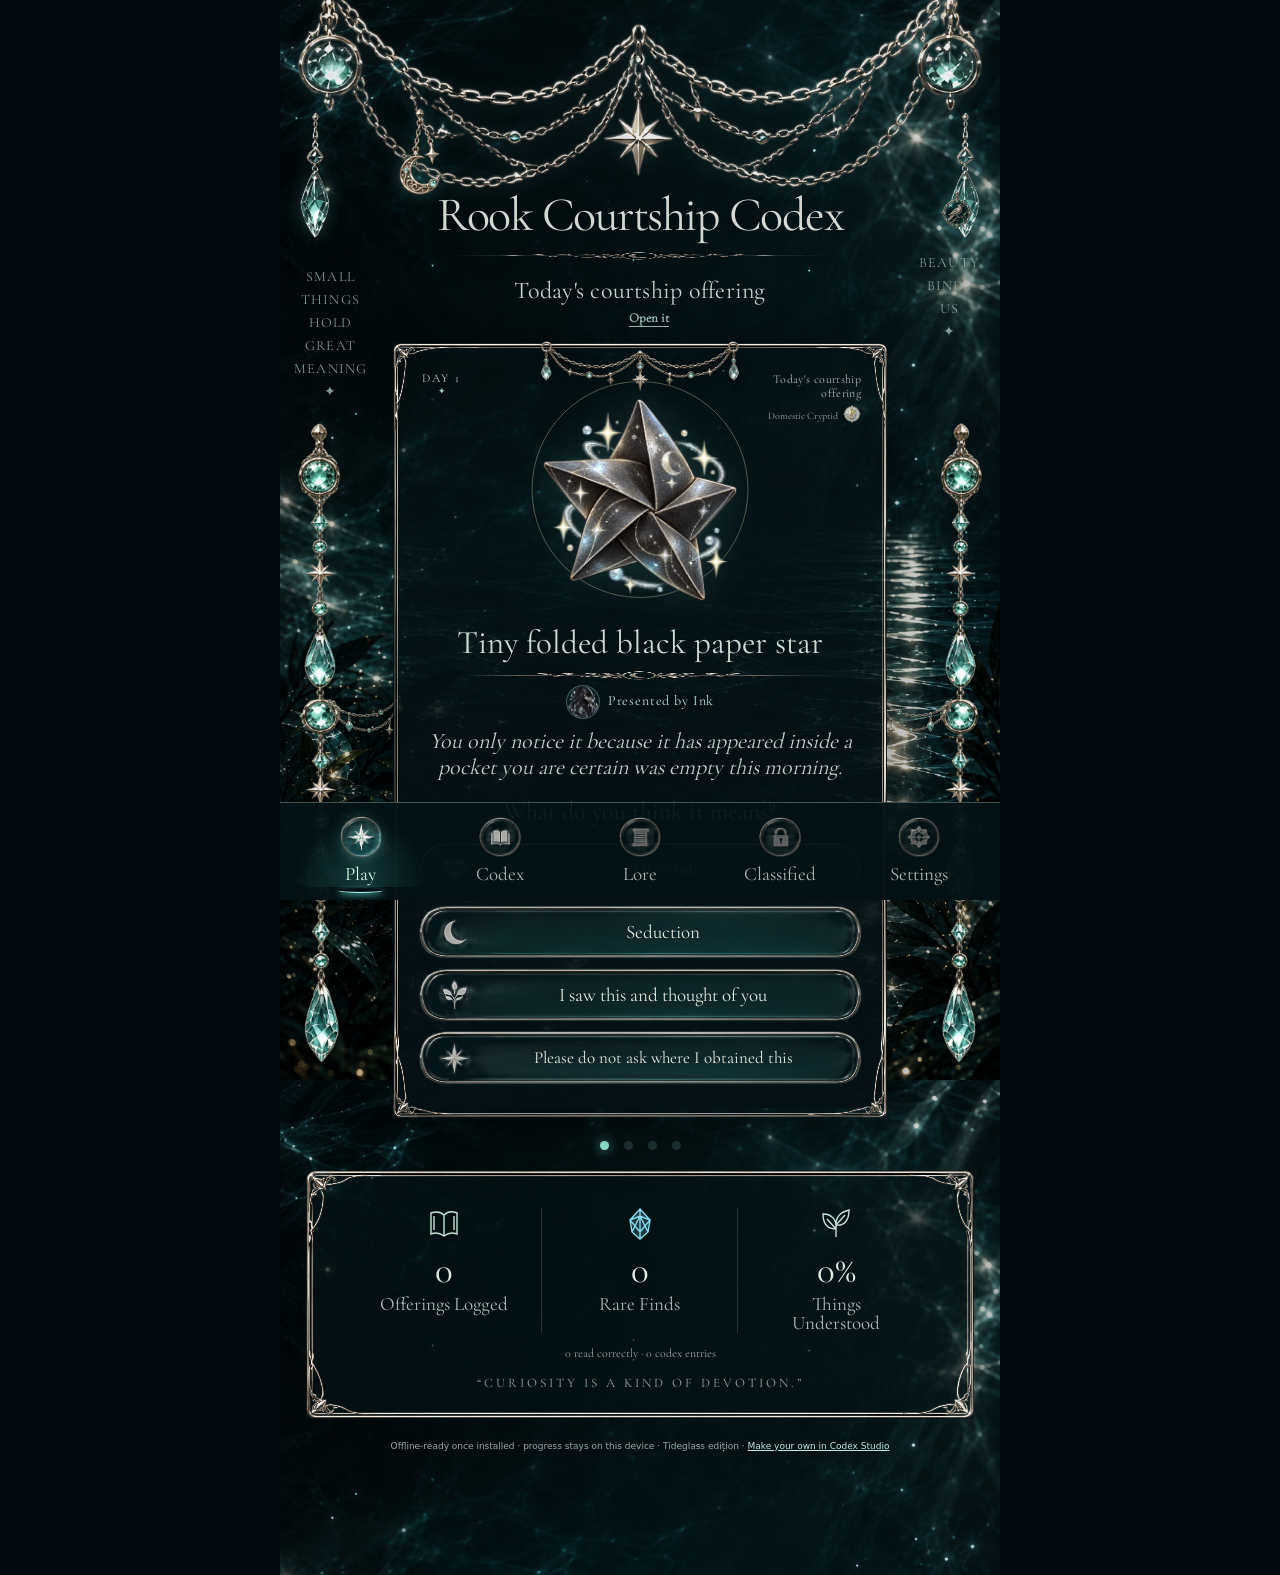
<file: index.html>
<!doctype html>
<html lang="en">
<head>
  <meta charset="utf-8">
  <meta name="viewport" content="width=device-width,initial-scale=1,viewport-fit=cover">
  <meta name="theme-color" content="#0c1218">
  <meta name="apple-mobile-web-app-capable" content="yes">
  <meta name="apple-mobile-web-app-status-bar-style" content="black-translucent">
  <meta name="apple-mobile-web-app-title" content="Rook Codex">
  <link rel="manifest" href="manifest.webmanifest">
  <link rel="apple-touch-icon" href="icon-192.png">
  <link rel="stylesheet" href="styles.css">
  <link rel="stylesheet" href="tideglass.css">
  <link rel="stylesheet" href="layout-editor.css">
  <link rel="stylesheet" href="tideglass-extras.css">
  <title>Rook Courtship Codex</title>
</head>
<body>
<div class="app" id="app">
  <div class="tideglass-canopy" aria-hidden="true">
    <img class="chain-drape" src="assets/tideglass/chain_banner_decoration.png" alt="" width="945" height="304">
    <img class="pendant pendant-left" src="assets/tideglass/teardrop_pendant_2.png" alt="" width="98" height="410">
    <img class="pendant pendant-right" src="assets/tideglass/teardrop_pendant_2.png" alt="" width="98" height="410">
    <img class="crescent-ornament" src="assets/tideglass/crescent_moon_ornament.png" alt="" width="220" height="456">
  </div>
  <div class="margin-verse verse-left" aria-hidden="true">Small<br>things<br>hold<br>great<br>meaning<br>✦</div><div class="margin-verse verse-right" aria-hidden="true">Beauty<br>binds<br>us<br>✦</div>
  <header class="top">
    <div>
      <div class="eyebrow">cryptid field study · pocket edition</div>
      <h1>Rook Courtship Codex</h1>
      <p class="subtitle">Interpret strange little offerings, catalogue the rituals, unlock secret lore, and continue not asking where the antique hardware came from.</p>
    </div>
    <button class="iconbtn" id="newBtn" aria-label="New random offering" title="New random offering"><img src="assets/tideglass/rook_medallion.png" alt="" width="220" height="267"></button>
  </header>

  <section id="dailyBanner" class="daily-banner" aria-live="polite">
    <div>
      <div class="daily-kicker">Today's courtship offering</div>
      <div class="daily-title" id="dailyTitle">Something is waiting for you.</div>
      <div class="small" id="dailySub">A new offering appears once each local calendar day.</div>
    </div>
    <button class="daily-btn" id="dailyBtn" type="button">Open it</button>
  </section>

  <section id="playView">
    <div class="card offering" id="offeringCard">
      <img class="side-chain side-chain-drop left" src="assets/tideglass/side_chain_drop.png" alt="" aria-hidden="true">
      <img class="side-chain side-chain-swag left" src="assets/tideglass/side_chain_swag.png" alt="" aria-hidden="true">
      <img class="side-chain side-chain-drop right" src="assets/tideglass/side_chain_drop.png" alt="" aria-hidden="true">
      <img class="side-chain side-chain-swag right" src="assets/tideglass/side_chain_swag.png" alt="" aria-hidden="true">
      <img class="frame-garland" src="assets/tideglass/frame_star_garland.png" alt="" aria-hidden="true" width="640" height="163">
      <div class="row">
        <div class="source-wrap">
          <div class="small" id="sourceLabel">Handcrafted offering</div>
          <div class="collection-label" id="collectionLabel">Domestic Cryptid</div>
        </div>
        <div class="badge-row">
          <div class="day-count" id="dayCount">Day 1</div>
          <span class="badge hidden" id="rareBadge">✦ RARE</span>
          <span class="badge" id="statusBadge">Uninterpreted</span>
        </div>
      </div>

      <div class="stage" id="stage">
        <img class="offering-art hidden" id="offeringArt" src="assets/tideglass/flower_ornament.png" alt="" width="401" height="394">
        <div class="glyph" id="glyph">🟢</div>
        <div class="name" id="offeringName">Perfect piece of green sea-glass</div>
        <div class="giver hidden" id="giverLine"></div>
      </div>

      <p class="desc" id="offeringDesc"></p>
      <div class="question">What do you think it means?</div>

      <div class="choices" id="choices">
        <button class="choice" data-intent="affection"><strong>Affection</strong><span>I am fond of you in an embarrassingly visible way.</span></button>
        <button class="choice" data-intent="seduction"><strong>Seduction</strong><span>Cryptid flirting. Quite possibly with intent.</span></button>
        <button class="choice" data-intent="thought"><strong>I saw this and thought of you</strong><span>My brain pointed at a thing and went: Sera.</span></button>
        <button class="choice" data-intent="dontask"><strong>Please do not ask where I obtained this</strong><span>No laws have necessarily been broken.</span></button>
      </div>

      <div class="reveal hidden" id="reveal" aria-live="polite">
        <div class="verdict" id="verdict"></div>
        <div class="explanation" id="explanation"></div>
        <div class="rook" id="rookLine"></div>
        <div class="unlock hidden" id="unlockBox"></div>
        <button class="primary" id="nextBtn" type="button">Next offering</button>
      </div>
    </div>

    <div class="page-jewels" aria-hidden="true"><i></i><i></i><i></i><i></i></div>
    <div class="stats">
      <div class="stat"><span class="stat-icon" aria-hidden="true"><svg viewBox="0 0 32 32"><path d="M16 7C12 3 6 4 3 5v21c5-2 9-1 13 2 4-3 8-4 13-2V5c-5-2-10-1-13 2Zm0 0v21M6 8v14m20-14v14"/></svg></span><b id="seenStat">0</b><span>Offerings Logged</span></div>
      <div class="stat rare-stat"><span class="stat-icon gem-icon" aria-hidden="true"><svg viewBox="0 0 32 32"><path d="m16 1 10 11-2 12-8 7-8-7-2-12Zm0 0v30M6 12l10-4 10 4-10 12ZM8 24l8-16 8 16"/></svg></span><b id="rareStat">0</b><span>Rare Finds</span></div>
      <div class="stat"><span class="stat-icon" aria-hidden="true"><svg viewBox="0 0 32 32"><path d="M16 29V14M16 21C5 21 3 13 3 6c9 0 14 6 13 15Zm0-4C16 7 22 4 29 2c0 11-5 16-13 15ZM7 11l9 10m0-4 9-10"/></svg></span><b id="accuracyStat">0%</b><span>Things<br>Understood</span></div>
      <div class="stats-detail"><span id="correctStat">0</span> read correctly · <span id="uniqueStat">0</span> codex entries</div>
      <div class="devotion">“Curiosity is a kind of devotion.”</div>
    </div>
  </section>

  <nav class="tabs" aria-label="App sections">
    <button class="tab active" data-view="play" type="button" aria-current="page"><img src="assets/tideglass/star_icon_button.png" alt="" width="182" height="178"><span>Play</span></button>
    <button class="tab" data-view="codex" type="button"><img src="assets/tideglass/book_icon_button.png" alt="" width="183" height="176"><span>Codex</span></button>
    <button class="tab" data-view="lore" type="button"><img src="assets/tideglass/list_icon_button.png" alt="" width="184" height="176"><span>Lore</span></button>
    <button class="tab" data-view="classified" type="button"><img src="assets/tideglass/lock_icon_button.png" alt="" width="181" height="176"><span>Classified</span></button>
    <button class="tab" data-view="settings" type="button"><img src="assets/tideglass/gear_icon_button.png" alt="" width="182" height="176"><span>Settings</span></button>
  </nav>

  <section class="card section hidden" id="codexView">
    <div class="row"><strong>Discovered rituals</strong><span class="small" id="codexCount"></span></div>
    <div class="collection-grid" id="collectionGrid"></div>
    <div class="filter-row" id="collectionFilters"></div>
    <div id="codexList"></div>
  </section>

  <section class="card section hidden" id="loreView">
    <div class="row"><strong>Secret lore</strong><span class="small" id="loreCount"></span></div>
    <p class="section-intro">Certain combinations of finds make the Codex remember things it was not initially planning to tell you.</p>
    <div id="loreList"></div>
  </section>

  <section class="card section hidden" id="classifiedView">
    <div class="row"><strong>Provenance: Classified</strong><span class="small" id="classifiedCount"></span></div>
    <p class="section-intro">Objects whose emotional significance is clear and whose acquisition history remains none of your business, apparently.</p>
    <div id="classifiedList"></div>
  </section>

  <section class="card section settings hidden" id="settingsView">
    <strong>Settings</strong>
    <div class="settingRow">
      <label for="modeSelect">Free-play offering mode</label>
      <select id="modeSelect">
        <option value="mixed">Mixed — handcrafted + procedural</option>
        <option value="procedural">Procedural only — endless weirdness</option>
        <option value="handcrafted">Handcrafted only</option>
      </select>
    </div>
    <div class="settingRow">
      <div class="switchline">
        <label for="birdToggle">Allow offerings from Morrow, Ink & Pip</label>
        <input type="checkbox" id="birdToggle">
      </div>
      <div class="small setting-help">When enabled, the birds occasionally decide they understand courtship too.</div>
    </div>
    <div class="settingRow">
      <div class="switchline">
        <label for="soundToggle">Sound</label>
        <input type="checkbox" id="soundToggle">
      </div>
      <div class="small setting-help">Off by default. A warm chime when an offering appears, a sparkle when its meaning is revealed, and a soft bell when secret lore unlocks. Turn this off and nothing plays.</div>
      <div class="switchline">
        <label for="uiSoundToggle">Tap sounds</label>
        <input type="checkbox" id="uiSoundToggle">
      </div>
      <div class="small setting-help">Quiet clicks on tabs and switches, while Sound is on.</div>
    </div>
    <div class="settingRow">
      <button class="primary" id="openLayoutEditor" type="button">Arrange jewellery</button>
      <div class="small setting-help">Drag the real Tideglass pieces into place, then copy the layout for the final build.</div>
    </div>
    <div class="settingRow">
      <button class="danger" id="resetProgressBtn" type="button">Reset discovered codex</button>
    </div>
  </section>

  <div id="toast" class="toast hidden" role="status"></div>
  <div class="footer">Offline-ready once installed · progress stays on this device · Tideglass edition · <a href="studio/">Make your own in Codex Studio</a></div>
</div>
<script src="data-core.js" defer></script>
<script src="data-extra.js" defer></script>
<script src="offering-art.js" defer></script>
<script src="app.js" defer></script>
<script src="editor-assets.js" defer></script>
<script src="layout-editor.js" defer></script>
</body>
</html>
</file>
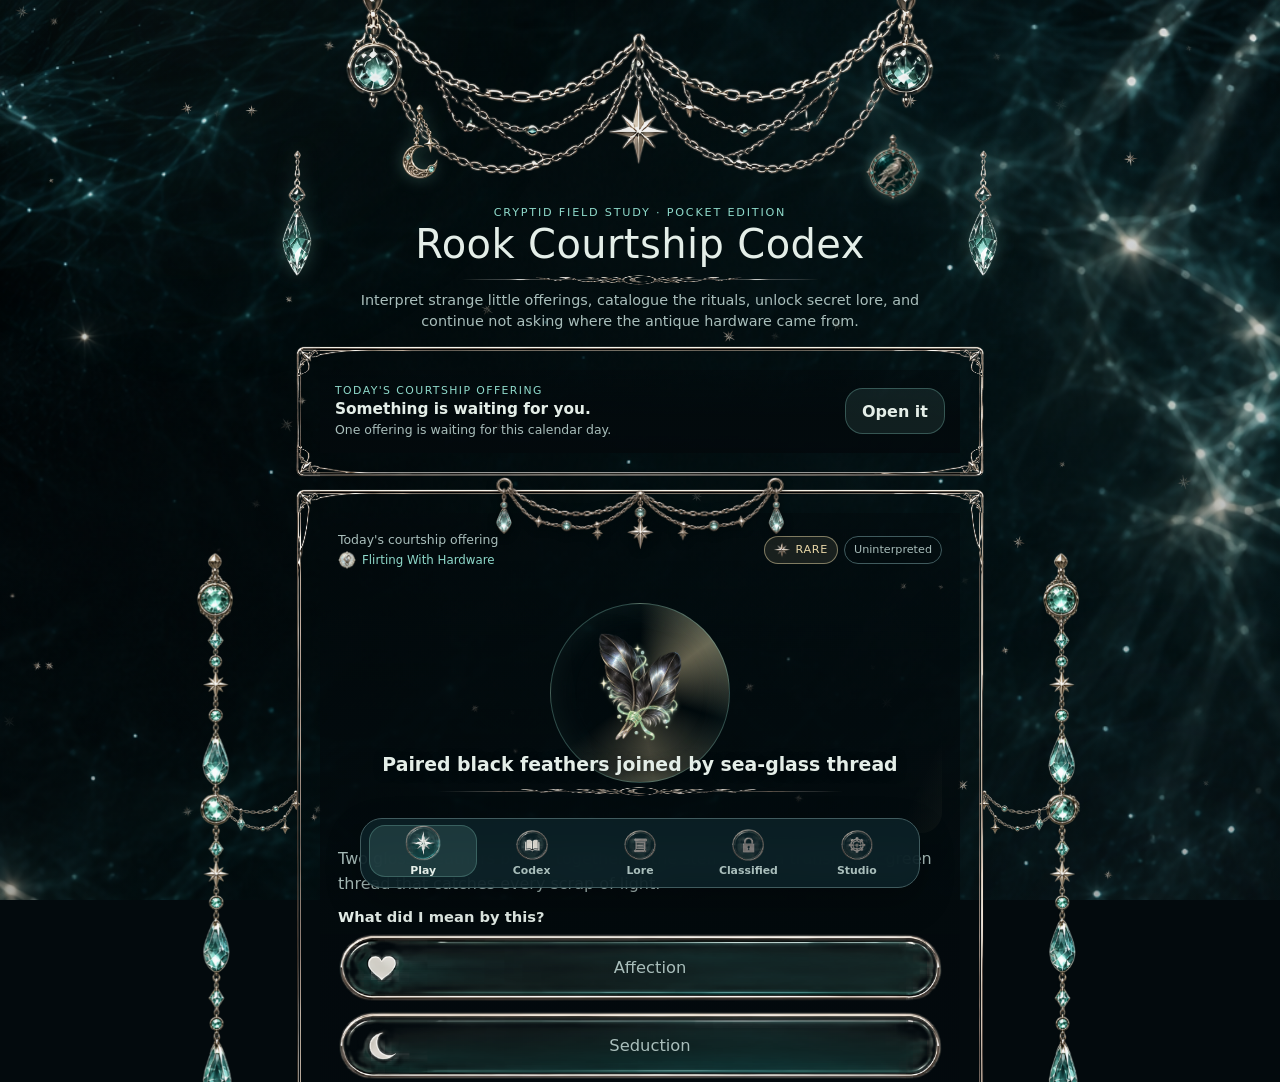
<file: studio/index.html>
<!doctype html>
<html lang="en" data-motion="full" data-style="hd" data-scheme="dark">
<head>
  <meta charset="utf-8">
  <meta name="viewport" content="width=device-width,initial-scale=1,viewport-fit=cover">
  <meta name="theme-color" content="#0b1016">
  <meta name="description" content="A pocket courtship codex you can re-skin and re-write: import SpriteCook art packs and generate your own offerings and lore.">
  <meta name="mobile-web-app-capable" content="yes">
  <meta name="apple-mobile-web-app-capable" content="yes">
  <meta name="apple-mobile-web-app-status-bar-style" content="black-translucent">
  <meta name="apple-mobile-web-app-title" content="Codex Studio">
  <link rel="manifest" href="manifest.webmanifest">
  <link rel="icon" href="icons/icon-192.png">
  <link rel="apple-touch-icon" href="icons/apple-touch-icon.png">
  <link rel="stylesheet" href="css/studio.css">
  <title>Codex Studio</title>
  <script>
    // Paint the last-used colours before the app boots, so there is no flash of the default theme.
    try { const s = JSON.parse(localStorage.getItem('codexStudio:settings') || '{}'), d = document.documentElement.dataset; d.text = s.textSize || 'm'; d.font = s.font || 'look'; d.spacing = s.spacing ? 'wide' : 'normal'; d.contrast = s.contrast ? 'high' : 'normal'; d.blurbsForce = s.blurbs ? 'on' : 'off'; } catch (e) {}
    try { const p = JSON.parse(localStorage.getItem('codexStudio:paint') || 'null'); if (p) { for (const [k, v] of Object.entries(p.vars)) document.documentElement.style.setProperty(k, v); document.documentElement.dataset.scheme = p.scheme; document.querySelector('meta[name="theme-color"]').content = p.vars['--c-bg']; } } catch (e) {}
  </script>
</head>
<body>
<div class="bg-layer" aria-hidden="true"><div class="aurora a1"></div><div class="aurora a2"></div></div>
<canvas id="fx" aria-hidden="true"></canvas>

<div class="app" id="app">
  <div class="decor" aria-hidden="true">
    <img class="decor-canopy" id="decorCanopy" alt="" hidden>
    <img class="decor-pendant decor-left" id="decorPendantL" alt="" hidden>
    <img class="decor-pendant decor-right" id="decorPendantR" alt="" hidden>
    <img class="decor-charm" id="decorCharm" alt="" hidden>
  </div>
  <header class="top" id="top">
    <div class="crest" id="crest" aria-hidden="true"><span>✦</span></div>
    <div class="title-block">
      <div class="eyebrow" id="eyebrow">field study · pocket edition</div>
      <h1 id="title">Codex Studio</h1>
      <p class="subtitle" id="subtitle"></p>
    </div>
    <button class="iconbtn" id="newBtn" type="button" aria-label="New random offering"><svg viewBox="0 0 24 24" aria-hidden="true"><path d="M12 2l2.4 6.9L21 11l-6.6 2.1L12 20l-2.4-6.9L3 11l6.6-2.1z"/></svg></button>
  </header>

  <main id="views">
    <!-- PLAY -->
    <section class="view" data-view="play" id="view-play">
      <div class="daily-banner card" id="dailyBanner">
        <div class="daily-copy">
          <div class="kicker" id="dailyKicker">Today's offering</div>
          <div class="daily-title" id="dailyTitle">Something is waiting for you.</div>
          <div class="small" id="dailySub">A new offering appears once each local day.</div>
        </div>
        <button class="btn btn-soft daily-btn" id="dailyBtn" type="button">Open it</button>
      </div>

      <article class="card offering" id="offeringCard" aria-live="polite">
        <div class="card-decor" aria-hidden="true">
          <img class="side-drop side-left" id="sideDropL" alt="" hidden>
          <img class="side-swag side-left" id="sideSwagL" alt="" hidden>
          <img class="side-drop side-right" id="sideDropR" alt="" hidden>
          <img class="side-swag side-right" id="sideSwagR" alt="" hidden>
          <img class="card-garland" id="cardGarland" alt="" hidden>
        </div>
        <div class="row">
          <div class="source-wrap">
            <div class="small" id="sourceLabel">Handcrafted offering</div>
            <div class="collection-label" id="collectionLabel"></div>
          </div>
          <div class="badge-row">
            <span class="badge badge-rare hidden" id="rareBadge"><i class="rare-ico" aria-hidden="true"></i>RARE</span>
            <span class="badge" id="statusBadge">Uninterpreted</span>
          </div>
        </div>
        <div class="stage" id="stage">
          <div class="stage-veil" aria-hidden="true"></div>
          <div class="halo" aria-hidden="true"></div>
          <div class="glyph" id="glyph" aria-hidden="true"></div>
          <div class="name" id="offeringName"></div>
          <div class="giver hidden" id="giverLine"></div>
        </div>
        <p class="desc" id="offeringDesc"></p>
        <div class="question" id="question">What did I mean by this?</div>
        <div class="choices" id="choices"></div>
        <div class="reveal hidden" id="reveal">
          <div class="verdict" id="verdict"></div>
          <div class="explanation" id="explanation"></div>
          <div class="giver-line" id="giverSays"></div>
          <div class="unlock hidden" id="unlockBox"></div>
          <button class="btn btn-primary" id="nextBtn" type="button">Next offering</button>
        </div>
      </article>

      <div class="stats" id="stats">
        <div class="stat"><b data-stat="seen">0</b><span>seen</span></div>
        <div class="stat" id="understoodStat"><b data-stat="understood">0%</b><span>understood</span></div>
        <div class="stat"><b data-stat="streak">0</b><span>streak</span></div>
        <div class="stat"><b data-stat="entries">0</b><span>codex</span></div>
        <div class="stat stat-rare"><b data-stat="rare">0</b><span>rare</span></div>
      </div>
    </section>

    <!-- CODEX -->
    <section class="view hidden" data-view="codex" id="view-codex">
      <div class="card section">
        <div class="row"><h2 id="codexTitle">Discovered</h2><span class="small" id="codexCount"></span></div>
        <div class="collection-grid" id="collectionGrid"></div>
        <div class="search-row"><input type="search" id="codexSearch" placeholder="Search the codex" aria-label="Search the codex" autocomplete="off"></div>
        <div class="chip-row scroll-x" id="collectionFilters" role="toolbar" aria-label="Filter by collection"></div>
        <div id="codexList" class="entry-list"></div>
      </div>
    </section>

    <!-- LORE -->
    <section class="view hidden" data-view="lore" id="view-lore">
      <div class="card section">
        <div class="row"><h2 id="loreTitle">Secret lore</h2><span class="small" id="loreCount"></span></div>
        <p class="section-intro" id="loreIntro"></p>
        <div id="loreList" class="entry-list"></div>
      </div>
    </section>

    <!-- SPECIAL (pack-defined, e.g. "Classified") -->
    <section class="view hidden" data-view="special" id="view-special">
      <div class="card section">
        <div class="row"><h2 id="specialTitle">Special file</h2><span class="small" id="specialCount"></span></div>
        <p class="section-intro" id="specialIntro"></p>
        <div id="specialList" class="entry-list"></div>
      </div>
    </section>

    <!-- STUDIO -->
    <section class="view hidden" data-view="studio" id="view-studio">
      <div class="seg scroll-x" role="tablist" aria-label="Studio sections" id="studioTabs">
        <button role="tab" type="button" data-pane="looks" aria-selected="true">Packs</button>
        <button role="tab" type="button" data-pane="customise" aria-selected="false">Customise</button>
        <button role="tab" type="button" data-pane="spritecook" aria-selected="false">SpriteCook</button>
        <button role="tab" type="button" data-pane="forge" aria-selected="false">Lore Forge</button>
        <button role="tab" type="button" data-pane="settings" aria-selected="false">Settings</button>
      </div>

      <!-- Packs -->
      <div class="pane" data-pane="looks" role="tabpanel">
        <div class="card section">
          <div class="row"><h2>Visual looks</h2><span class="small" id="lookCount"></span></div>
          <p class="section-intro">Tap a look to wear it. Import a zip of art (from SpriteCook or anywhere) to add your own.</p>
          <div class="look-grid" id="lookGrid"></div>
        </div>
        <div class="card section">
          <div class="row"><h2>Stories</h2><span class="small">content packs</span></div>
          <p class="section-intro">Each story has its own offerings, lore and progress. Switching keeps every story's progress.</p>
          <div class="story-list" id="storyList"></div>
        </div>
        <div class="card section import-card" id="dropZone">
          <h2>Import a pack</h2>
          <p class="section-intro">Drop or choose a <b>.zip</b> visual pack (images + optional <code>theme.json</code>) or a <b>.json</b> / <b>.zip</b> story pack.</p>
          <div class="btn-row">
            <label class="btn btn-primary file-btn">Choose file<input type="file" id="importFile" accept=".zip,.json,application/zip,application/json" hidden></label>
            <button class="btn btn-soft" id="demoArtBtn" type="button">Try the demo art pack</button>
          </div>
          <div class="btn-row">
            <button class="btn btn-ghost" id="templateBtn" type="button">Download blank template</button>
            <a class="btn btn-ghost" href="PACK_FORMAT.md" target="_blank" rel="noopener">Pack format guide</a>
          </div>
        </div>
      </div>

      <!-- Customise -->
      <div class="pane hidden" data-pane="customise" role="tabpanel">
        <div class="card section">
          <div class="row"><h2>Customise this look</h2><span class="small" id="customBase"></span></div>
          <p class="section-intro">Changes preview live. Save them as a new look to keep them.</p>
          <div class="field">
            <span class="field-label">Palette from an image</span>
            <div class="btn-row"><label class="btn btn-soft file-btn">Pick an image<input type="file" id="paletteFile" accept="image/*" hidden></label></div>
            <div class="swatch-row" id="paletteSwatches"></div>
          </div>
          <div class="color-grid" id="colorGrid"></div>
          <div class="field"><label class="field-label" for="radiusRange">Corner roundness <output id="radiusOut"></output></label><input type="range" id="radiusRange" min="0" max="36" step="1"></div>
          <div class="field two">
            <div><label class="field-label" for="fontDisplay">Title font</label><select id="fontDisplay"></select></div>
            <div><label class="field-label" for="fontBody">Body font</label><select id="fontBody"></select></div>
          </div>
          <div class="field two">
            <div><label class="field-label" for="particleSel">Ambient particles</label><select id="particleSel"><option value="motes">Glowing motes</option><option value="sparkles">Sparkles</option><option value="petals">Petals</option><option value="bubbles">Bubbles</option><option value="embers">Embers</option><option value="snow">Snow</option><option value="sprite">Pack sprite</option><option value="none">None</option></select></div>
            <div><label class="field-label" for="densityRange">Density <output id="densityOut"></output></label><input type="range" id="densityRange" min="0" max="2" step="0.1"></div>
          </div>
          <label class="switch"><input type="checkbox" id="pixelToggle"><span>Pixel-art rendering (crisp, unsmoothed images)</span></label>
          <div class="field"><label class="field-label" for="lookName">Look name</label><input type="text" id="lookName" maxlength="60"></div>
          <div class="btn-row">
            <button class="btn btn-primary" id="saveLookBtn" type="button">Save as new look</button>
            <button class="btn btn-soft" id="updateLookBtn" type="button">Update this look</button>
            <button class="btn btn-ghost" id="revertLookBtn" type="button">Revert</button>
          </div>
        </div>
      </div>

      <!-- SpriteCook -->
      <div class="pane hidden" data-pane="spritecook" role="tabpanel">
        <div class="card section">
          <h2>Design a look with SpriteCook</h2>
          <p class="section-intro">Describe your visual identity and add a reference image. You'll get SpriteCook prompts with the exact sizes and settings, plus a ready-made <code>theme.json</code>. Generate the art, drop it into the brief folder, zip it, and import it under <b>Packs</b>.</p>
          <ol class="steps">
            <li><b>Describe</b> the look below and add a reference image.</li>
            <li><b>Download the brief</b>, or copy the prompts or the agent prompt.</li>
            <li><b>Generate</b> in SpriteCook, using your reference as the style image.</li>
            <li><b>Zip</b> the folder with the images and <b>import</b> it.</li>
          </ol>
          <div class="field"><label class="field-label" for="scName">Look name</label><input type="text" id="scName" maxlength="60" placeholder="e.g. Moonlit Apothecary"></div>
          <div class="field"><label class="field-label" for="scTheme">Theme and world <span class="hint">(SpriteCook "theme")</span></label><textarea id="scTheme" rows="3" placeholder="e.g. a moonlit apothecary in a coastal village; glass bottles, dried herbs, sea-glass, candle smoke"></textarea></div>
          <div class="field"><label class="field-label" for="scStyle">Art style <span class="hint">(SpriteCook "style")</span></label><input type="text" id="scStyle" placeholder="e.g. soft painterly storybook, gentle rim light"></div>
          <div class="field two">
            <div><label class="field-label" for="scPixel">Rendering</label><select id="scPixel"><option value="hd">Detailed / HD</option><option value="pixel">Pixel art</option></select></div>
            <div><label class="field-label" for="scTier">Asset set</label><select id="scTier"><option value="essential">Essential (about 10 images)</option><option value="complete">Complete (icons, badges and portraits)</option><option value="deluxe">Deluxe (+ art for every offering)</option></select></div>
          </div>
          <div class="field">
            <span class="field-label">Visual reference</span>
            <div class="ref-row">
              <label class="ref-drop" id="refDrop"><input type="file" id="scRef" accept="image/*" hidden><img id="refPreview" alt="" class="hidden"><span id="refHint">Add a reference image<br><small>Used for your palette and as SpriteCook's style image</small></span></label>
              <div class="swatch-row col" id="refSwatches"></div>
            </div>
          </div>
          <div class="btn-row">
            <button class="btn btn-primary" id="scBuildBtn" type="button">Build the brief</button>
          </div>
        </div>
        <div class="card section hidden" id="scOut">
          <div class="row"><h2>Your SpriteCook brief</h2><span class="small" id="scCount"></span></div>
          <div class="btn-row">
            <button class="btn btn-primary" id="scZipBtn" type="button">Download brief (.zip)</button>
            <button class="btn btn-soft" id="scAgentBtn" type="button">Copy agent prompt</button>
            <button class="btn btn-ghost" id="scPreviewBtn" type="button">Preview with placeholder art</button>
          </div>
          <details class="disclosure"><summary>Style lock: paste into SpriteCook once</summary><pre class="code" id="scLock"></pre></details>
          <div id="scJobs" class="job-list"></div>
        </div>
      </div>

      <!-- Lore Forge -->
      <div class="pane hidden" data-pane="forge" role="tabpanel">
        <div class="card section">
          <h2>Lore Forge</h2>
          <p class="section-intro">Write your own story: who gives the offerings, who receives them, what the gestures can mean, and the secret lore behind them. Claude writes the whole pack; you can edit it before you play.</p>
          <div class="field two">
            <div><label class="field-label" for="fgGiver">Who gives the offerings?</label><input type="text" id="fgGiver" placeholder="e.g. Wren, a lighthouse ghost"></div>
            <div><label class="field-label" for="fgRecipient">Who receives them?</label><input type="text" id="fgRecipient" placeholder="e.g. Jo"></div>
          </div>
          <div class="field"><label class="field-label" for="fgWorld">World, setting and relationship</label><textarea id="fgWorld" rows="3" placeholder="e.g. A drowned-bell coastline. Wren courts the lighthouse keeper with things the tide brings in, and is extremely bad at being subtle."></textarea></div>
          <div class="field"><label class="field-label" for="fgTone">Tone</label><input type="text" id="fgTone" placeholder="e.g. cosy, teasing, a little gothic, romantic but tasteful"></div>
          <div class="field"><label class="field-label" for="fgIntents">What can an offering mean? <span class="hint">(one per line; leave blank to let Claude invent 4)</span></label><textarea id="fgIntents" rows="3" placeholder="Affection&#10;Flirtation&#10;I saw this and thought of you&#10;Please do not ask where I got this"></textarea></div>
          <div class="field two">
            <div><label class="field-label" for="fgCompanions">Side characters who also bring gifts</label><input type="text" id="fgCompanions" placeholder="e.g. two gulls called Brine and Bishop"></div>
            <div><label class="field-label" for="fgSize">Pack size</label><select id="fgSize"><option value="small">Small (12 offerings)</option><option value="standard" selected>Standard (24 offerings)</option><option value="large">Large (36 offerings)</option></select></div>
          </div>
          <label class="switch"><input type="checkbox" id="fgSpecial" checked><span>Include a "special file" tab for one kind of offering (like Rook's <i>Provenance: Classified</i>)</span></label>
          <label class="switch"><input type="checkbox" id="fgUseRef"><span>Show Claude my SpriteCook reference image for inspiration</span></label>
          <div class="field"><label class="field-label" for="fgNotes">Anything else?</label><textarea id="fgNotes" rows="2" placeholder="Running jokes, favourite things, words to avoid…"></textarea></div>

          <details class="disclosure" id="fgApiBox">
            <summary>Generate here with your Anthropic API key</summary>
            <p class="small">Your key goes from this browser straight to Anthropic. It's kept only for this session unless you tick "remember".</p>
            <div class="field two">
              <div><label class="field-label" for="fgKey">API key</label><input type="password" id="fgKey" autocomplete="off" placeholder="sk-ant-…"></div>
              <div><label class="field-label" for="fgModel">Model</label><select id="fgModel"><option value="claude-opus-5">Claude Opus 5 (best writing)</option><option value="claude-sonnet-5">Claude Sonnet 5 (faster, cheaper)</option></select></div>
            </div>
            <label class="switch"><input type="checkbox" id="fgRemember"><span>Remember the key on this device</span></label>
            <div class="btn-row"><button class="btn btn-primary" id="fgGenerateBtn" type="button">Generate story pack</button></div>
            <div class="progress hidden" id="fgProgress"><div class="progress-bar"><i></i></div><span class="small" id="fgProgressText">Writing…</span></div>
          </details>
          <div class="btn-row">
            <button class="btn btn-soft" id="fgCopyBtn" type="button">Copy prompt for Claude</button>
          </div>
          <p class="small">No API key? Copy the prompt into a chat with Claude and paste the JSON it gives you back below.</p>
        </div>
        <div class="card section">
          <div class="row"><h2>Install a story</h2><button class="btn btn-ghost btn-sm" id="fgRemixBtn" type="button">Load current story</button></div>
          <textarea id="fgJson" class="code-input" rows="8" spellcheck="false" placeholder='Paste the pack JSON here ({"format":"codex-content-pack", …})'></textarea>
          <div id="fgReport" class="report"></div>
          <div class="btn-row">
            <button class="btn btn-soft" id="fgValidateBtn" type="button">Check</button>
            <button class="btn btn-primary" id="fgInstallBtn" type="button">Install and play</button>
          </div>
        </div>
      </div>

      <!-- Settings -->
      <div class="pane hidden" data-pane="settings" role="tabpanel">
        <div class="card section settings" id="a11yCard">
          <h2>Reading &amp; accessibility</h2>
          <fieldset class="field seg-field">
            <legend class="field-label">Text size</legend>
            <div class="size-seg" role="radiogroup" aria-label="Text size">
              <label><input type="radio" name="textSize" value="m"><span style="font-size:.9rem">Aa</span><small>Default</small></label>
              <label><input type="radio" name="textSize" value="l"><span style="font-size:1.05rem">Aa</span><small>Large</small></label>
              <label><input type="radio" name="textSize" value="xl"><span style="font-size:1.2rem">Aa</span><small>Larger</small></label>
              <label><input type="radio" name="textSize" value="xxl"><span style="font-size:1.38rem">Aa</span><small>Largest</small></label>
            </div>
          </fieldset>
          <div class="field"><label class="field-label" for="fontSelect">Font</label>
            <select id="fontSelect"><option value="look">The look's own font</option><option value="plain">Plain sans-serif</option><option value="legible">Atkinson Hyperlegible (easiest to read)</option></select></div>
          <label class="switch"><input type="checkbox" id="spacingToggle"><span>Extra space between letters, words and lines</span></label>
          <label class="switch"><input type="checkbox" id="contrastToggle"><span>High contrast: brighter text on solid backgrounds</span></label>
          <label class="switch"><input type="checkbox" id="blurbToggle"><span>Always show what each answer means</span></label>
          <div class="field"><label class="field-label" for="motionSelect">Animation</label>
            <select id="motionSelect"><option value="full">Full</option><option value="calm">Calm (fewer particles)</option><option value="off">Off</option></select></div>
          <p class="a11y-sample" id="a11ySample">Folded once over the arm of your chair, soft side up, exactly where your fingers will brush it.</p>
        </div>
        <div class="card section settings">
          <h2>Play settings</h2>
          <div class="field"><label class="field-label" for="modeSelect">Free-play offerings: handcrafted, procedurally generated, or both</label>
            <select id="modeSelect"><option value="mixed">Mixed</option><option value="procedural">Procedural only (endless)</option><option value="handcrafted">Handcrafted only</option></select></div>
          <label class="switch"><input type="checkbox" id="companionToggle"><span id="companionLabel">Allow offerings from companions</span></label>
          <label class="switch"><input type="checkbox" id="soundToggle"><span>Sound (off by default; when off, nothing plays)</span></label>
          <label class="switch"><input type="checkbox" id="uiSoundToggle"><span>Tap sounds on tabs and switches</span></label>
          <label class="switch"><input type="checkbox" id="hapticToggle"><span>Haptic taps (Android)</span></label>
        </div>
        <div class="card section">
          <h2>App</h2>
          <div class="btn-row"><button class="btn btn-primary hidden" id="installBtn" type="button">Install app</button></div>
          <p class="small hidden" id="iosInstall">To install on iPhone or iPad: tap <b>Share</b>, then <b>Add to Home Screen</b>.</p>
          <p class="small" id="storageInfo"></p>
          <div class="btn-row"><button class="btn btn-danger" id="resetBtn" type="button">Reset this story's progress</button></div>
          <p class="small">Codex Studio · everything stays on this device · <a href="../">classic Rook edition</a></p>
        </div>
      </div>
    </section>
  </main>
</div>

<nav class="bottom-nav" id="nav" aria-label="Sections">
  <span class="nav-indicator" aria-hidden="true"></span>
  <button class="nav-btn active" data-view="play" type="button" aria-current="page"><span class="nav-ico" data-slot="navPlay"><svg viewBox="0 0 24 24"><path d="M4 11h16v9a1 1 0 0 1-1 1H5a1 1 0 0 1-1-1zM3 7h18v4H3zM12 7v14M12 7c-2-4-6-4-6-1.5S10 7 12 7zm0 0c2-4 6-4 6-1.5S14 7 12 7z"/></svg></span><span class="nav-label">Play</span></button>
  <button class="nav-btn" data-view="codex" type="button"><span class="nav-ico" data-slot="navCodex"><svg viewBox="0 0 24 24"><path d="M3 5.5C6 4 9 4 12 6c3-2 6-2 9-.5V19c-3-1.5-6-1.5-9 .5-3-2-6-2-9-.5zM12 6v13.5"/></svg></span><span class="nav-label">Codex</span></button>
  <button class="nav-btn" data-view="lore" type="button"><span class="nav-ico" data-slot="navLore"><svg viewBox="0 0 24 24"><path d="M7 3h11a2 2 0 0 1 0 4H7zM7 3a2 2 0 0 0-2 2v14a2 2 0 0 0 2 2h11V7M9 11h6M9 15h4"/></svg></span><span class="nav-label">Lore</span></button>
  <button class="nav-btn" data-view="special" type="button" id="specialNav"><span class="nav-ico" data-slot="navSpecial"><svg viewBox="0 0 24 24"><path d="M3 6a2 2 0 0 1 2-2h4l2 2h8a2 2 0 0 1 2 2v10a2 2 0 0 1-2 2H5a2 2 0 0 1-2-2zM9 13h6"/></svg></span><span class="nav-label" id="specialNavLabel">File</span></button>
  <button class="nav-btn" data-view="studio" type="button"><span class="nav-ico" data-slot="navStudio"><svg viewBox="0 0 24 24"><path d="M14 4l6 6-9.5 9.5a3 3 0 0 1-2 .9H4v-4.5a3 3 0 0 1 .9-2zM12 6l6 6"/></svg></span><span class="nav-label">Studio</span></button>
</nav>

<div class="toast hidden" id="toast" role="status"><span id="toastText"></span><button class="toast-action hidden" id="toastAction" type="button"></button></div>

<dialog class="sheet" id="loreSheet" aria-labelledby="loreSheetTitle">
  <div class="sheet-body lore-sheet">
    <div class="seal" id="loreSeal" aria-hidden="true">✦</div>
    <div class="kicker">Secret lore unlocked</div>
    <h2 id="loreSheetTitle"></h2>
    <p id="loreSheetBody"></p>
    <form method="dialog"><button class="btn btn-primary">Keep reading</button></form>
  </div>
</dialog>

<dialog class="sheet" id="importSheet" aria-labelledby="importTitle">
  <div class="sheet-body">
    <h2 id="importTitle">Review visual pack</h2>
    <div class="field"><label class="field-label" for="importName">Name</label><input type="text" id="importName" maxlength="60"></div>
    <div class="swatch-row" id="importSwatches"></div>
    <div class="report" id="importReport"></div>
    <p class="small">Each image is matched to a slot by its filename. Change a slot here if the guess is wrong.</p>
    <div class="map-list" id="importMap"></div>
    <div class="btn-row sticky-actions">
      <button class="btn btn-ghost" id="importCancel" type="button">Cancel</button>
      <button class="btn btn-primary" id="importConfirm" type="button">Install and wear</button>
    </div>
  </div>
</dialog>

<dialog class="sheet" id="welcomeSheet" aria-labelledby="welcomeTitle">
  <div class="sheet-body">
    <div class="kicker">Welcome to Codex Studio</div>
    <h2 id="welcomeTitle">Every offering means something.</h2>
    <p>Each day brings one small offering. Guess what it meant, fill your Codex, and unlock secret lore when the right finds come together.</p>
    <p>Then make it yours. In <b>Studio</b> you can change the whole look, design an art pack with SpriteCook, or have Claude write a new story with your own characters and lore.</p>
    <form method="dialog" class="btn-row"><button class="btn btn-primary">Open today's offering</button><button class="btn btn-soft" value="reading">Reading options: text size, font, contrast</button></form>
  </div>
</dialog>

<script type="module" src="js/main.js"></script>
</body>
</html>
</file>
<file: styles.css>
:root{
  --bg:#0b1016;--panel:#111923;--card:#15202a;--border:#243541;--text:#edf4f2;
  --muted:#9fb1b0;--sea:#7fcfbd;--sea2:#b6eadf;--silver:#b9c4c8;--rose:#d7b7c7;
  --shadow:rgba(0,0,0,.30);--rare:#d8c08a;--ink:#aeb9c2
}
*{box-sizing:border-box}
html,body{margin:0;padding:0;min-height:100%;background:
  radial-gradient(circle at 50% -10%,rgba(73,125,130,.24),transparent 36%),
  linear-gradient(180deg,#0a0f15,#0d141c 52%,#0a1016);color:var(--text);
  font-family:Inter,ui-sans-serif,system-ui,-apple-system,BlinkMacSystemFont,"Segoe UI",sans-serif}
body{min-height:100vh;padding:env(safe-area-inset-top) 0 env(safe-area-inset-bottom)}
button,select{font:inherit}.hidden{display:none!important}
.app{max-width:720px;margin:0 auto;padding:18px 16px 36px}
.top{display:flex;align-items:flex-start;justify-content:space-between;gap:12px;margin-bottom:14px}
.eyebrow{font-size:.72rem;letter-spacing:.16em;text-transform:uppercase;color:var(--sea2)}
h1{font-size:1.55rem;line-height:1.15;margin:4px 0 5px}.subtitle{margin:0;color:var(--muted);font-size:.92rem;line-height:1.45}
.iconbtn{border:1px solid var(--border);background:rgba(17,25,35,.85);color:var(--text);border-radius:14px;min-width:46px;height:46px;cursor:pointer}
.card{background:linear-gradient(180deg,rgba(21,32,42,.97),rgba(16,24,33,.97));border:1px solid var(--border);border-radius:22px;box-shadow:0 14px 34px var(--shadow)}
.daily-banner{display:flex;align-items:center;justify-content:space-between;gap:14px;padding:14px 15px;margin-bottom:13px;border-radius:18px;border:1px solid rgba(127,207,189,.25);background:linear-gradient(135deg,rgba(33,69,70,.58),rgba(18,29,39,.96))}
.daily-kicker{font-size:.68rem;letter-spacing:.13em;text-transform:uppercase;color:var(--sea2)}
.daily-title{font-size:.94rem;font-weight:750;margin:3px 0}.daily-btn{min-height:44px;white-space:nowrap;padding:9px 13px;border:1px solid rgba(127,207,189,.35);background:rgba(127,207,189,.12);color:var(--text);border-radius:14px;font-weight:700;cursor:pointer}
.offering{padding:18px}.row{display:flex;align-items:center;justify-content:space-between;gap:10px;flex-wrap:wrap}.small{font-size:.78rem;color:var(--muted)}
.source-wrap{min-width:0}.collection-label{font-size:.72rem;color:var(--sea2);margin-top:2px}.badge-row{display:flex;gap:6px;flex-wrap:wrap;justify-content:flex-end}
.badge{padding:6px 9px;border:1px solid var(--border);border-radius:999px;font-size:.7rem;color:var(--muted)}
#rareBadge{color:#f2dfae;border-color:rgba(216,192,138,.44);background:rgba(216,192,138,.08);letter-spacing:.06em}
.stage{margin:14px 0;min-height:164px;border-radius:18px;border:1px solid var(--border);background:radial-gradient(circle at 50% 30%,rgba(127,207,189,.12),transparent 30%),linear-gradient(180deg,#111a23,#0e151d);display:flex;flex-direction:column;align-items:center;justify-content:center;padding:18px;text-align:center;position:relative;overflow:hidden}
.stage.rare{border-color:rgba(216,192,138,.42);background:radial-gradient(circle at 50% 25%,rgba(216,192,138,.14),transparent 30%),radial-gradient(circle at 30% 100%,rgba(127,207,189,.10),transparent 35%),linear-gradient(180deg,#151b22,#0f161d)}
.stage.rare:before,.stage.rare:after{content:"✦";position:absolute;color:rgba(216,192,138,.38);font-size:1.1rem}.stage.rare:before{left:13%;top:22%}.stage.rare:after{right:15%;bottom:18%}
.glyph{font-size:3.1rem;line-height:1}.name{font-size:1.16rem;font-weight:760;margin-top:10px}.giver{font-size:.75rem;color:var(--sea2);margin-top:7px}
.desc{color:var(--muted);line-height:1.55;margin:0 0 12px}.question{font-size:.9rem;font-weight:700;margin:8px 0}.choices{display:grid;grid-template-columns:1fr 1fr;gap:9px}
.choice,.primary,.secondary,.danger,.filter-chip{border-radius:15px;min-height:48px;padding:10px 12px;border:1px solid var(--border);color:var(--text);cursor:pointer}
.choice{background:#111a23;text-align:left;min-height:58px}.choice strong{display:block;font-size:.88rem;margin-bottom:2px}.choice span{font-size:.72rem;color:var(--muted);line-height:1.25;display:block}
.choice:active,.primary:active,.secondary:active,.daily-btn:active,.iconbtn:active{transform:scale(.99)}.choice[disabled]{opacity:.55}.choice.picked{opacity:1;border-color:rgba(127,207,189,.45);background:rgba(127,207,189,.08)}
.primary{background:rgba(127,207,189,.16);border-color:rgba(127,207,189,.32);width:100%;font-weight:700;margin-top:12px}.secondary{background:#111923;width:100%}.danger{background:rgba(202,165,178,.08);color:#e5c8d4;width:100%}
.reveal{margin-top:14px;padding:14px;border-radius:16px;background:#0f171f;border:1px solid var(--border)}.verdict{font-weight:800;margin-bottom:5px}.explanation{font-size:.86rem;line-height:1.5;color:var(--muted)}.rook{margin-top:10px;color:var(--rose);font-style:italic;line-height:1.5;font-size:.9rem}
.unlock{margin-top:12px;padding:11px 12px;border-radius:14px;border:1px solid rgba(127,207,189,.26);background:rgba(127,207,189,.07);font-size:.82rem;line-height:1.45;color:var(--sea2)}
.stats{display:grid;grid-template-columns:repeat(4,1fr);gap:8px;margin-top:12px}.stat{padding:11px 8px;border-radius:15px;background:rgba(15,23,31,.9);border:1px solid var(--border);text-align:center}.stat b{display:block;font-size:1.08rem}.stat span{font-size:.65rem;color:var(--muted)}.rare-stat b{color:#ead7a8}
.tabs{display:flex;gap:7px;margin:13px 0 10px;overflow-x:auto;padding-bottom:2px}.tab{flex:1;min-width:max-content;min-height:44px;padding:0 12px;border:1px solid var(--border);border-radius:14px;background:#101820;color:var(--muted);cursor:pointer}.tab.active{background:rgba(127,207,189,.12);color:var(--text);border-color:rgba(127,207,189,.30)}
.section{padding:16px}.section-intro{font-size:.8rem;color:var(--muted);line-height:1.5;margin:8px 0 12px}.codex-entry,.lore-entry{padding:12px 0;border-bottom:1px solid rgba(36,53,65,.7)}.codex-entry:last-child,.lore-entry:last-child{border-bottom:0}.codex-title{font-weight:700;font-size:.9rem}.codex-meta{font-size:.71rem;color:var(--sea2);margin:3px 0}.codex-text{font-size:.78rem;color:var(--muted);line-height:1.45}.rare-text{color:#ead7a8}
.collection-grid{display:grid;grid-template-columns:repeat(2,1fr);gap:8px;margin:12px 0}.collection-card{padding:10px;border-radius:14px;background:#0f171f;border:1px solid var(--border)}.collection-card b{display:block;font-size:.82rem}.collection-card span{font-size:.68rem;color:var(--muted)}
.filter-row{display:flex;gap:7px;overflow-x:auto;margin:10px 0 4px;padding-bottom:4px}.filter-chip{min-height:38px;padding:7px 10px;white-space:nowrap;background:#101820;color:var(--muted);font-size:.76rem}.filter-chip.active{color:var(--text);border-color:rgba(127,207,189,.32);background:rgba(127,207,189,.10)}
.lore-lock{opacity:.55}.lore-title{font-weight:750;font-size:.92rem}.lore-condition{font-size:.7rem;color:var(--muted);margin:4px 0}.lore-body{font-size:.8rem;color:var(--muted);line-height:1.55;margin-top:6px}.lore-entry.unlocked .lore-title{color:var(--sea2)}
.classified-stamp{display:inline-block;margin-top:6px;padding:3px 7px;border:1px solid rgba(202,165,178,.30);border-radius:999px;font-size:.65rem;color:#dcbfca;letter-spacing:.08em;text-transform:uppercase}
.settings label{display:block;font-size:.8rem;color:var(--muted);margin-bottom:6px}select,input[type="checkbox"]{accent-color:#75bdae}select{width:100%;background:#0f171f;color:var(--text);border:1px solid var(--border);border-radius:14px;padding:12px;font-size:1rem}.settingRow{padding:12px 0;border-bottom:1px solid rgba(36,53,65,.7)}.settingRow:last-child{border-bottom:0}.switchline{display:flex;align-items:center;justify-content:space-between;gap:12px}.switchline label{margin:0}.setting-help{margin-top:6px}
.footer a{color:var(--sea2)}.footer{color:#6f8384;text-align:center;font-size:.7rem;margin-top:14px}.toast{position:sticky;bottom:12px;margin-top:10px;background:#0f171f;border:1px solid var(--border);border-radius:14px;padding:10px 12px;font-size:.8rem;color:var(--sea2);box-shadow:0 10px 24px var(--shadow);z-index:5}
@media(max-width:540px){.choices{grid-template-columns:1fr}.stats{grid-template-columns:1fr 1fr}.collection-grid{grid-template-columns:1fr 1fr}.daily-banner{align-items:flex-start}.daily-btn{align-self:center}}
@media(max-width:360px){.collection-grid{grid-template-columns:1fr}.daily-banner{flex-direction:column}.daily-btn{width:100%}}
@media(prefers-reduced-motion:reduce){*{transition:none!important;scroll-behavior:auto!important}}
</file>
<file: tideglass.css>
/* Presentation only. Exported nine-slice insets are all zero; these slices
   preserve the inspected frame corners while allowing variable-height text. */
:root {
  color-scheme: dark;
  --bg:#060e11; --panel:#0a1b20; --card:#0c2227; --border:#405b5e;
  --text:#e4eee8; --muted:#a9bebb; --sea:#8fdacb; --sea2:#bee8dc;
  --silver:#ced3cd; --rose:#d6c4cf;
}
html { background:#060e11; scroll-padding-bottom:110px; }
body {
  background:radial-gradient(ellipse at 50% 0%,#1b454d80,transparent 45%),
    radial-gradient(ellipse at 0% 65%,#20545438,transparent 40%),
    radial-gradient(ellipse at 100% 85%,#1f505a40,transparent 45%),
    linear-gradient(160deg,#060e11,#09171a 60%,#050c0e);
}
button,select,input { -webkit-tap-highlight-color:transparent; }
button { touch-action:manipulation; }
button:focus-visible,select:focus-visible,input:focus-visible { outline:2px solid #c0fff0; outline-offset:4px; }
.app { position:relative; max-width:760px; padding:0 26px 120px; }
.tideglass-canopy { position:relative; height:clamp(102px,23vw,175px); pointer-events:none; user-select:none; }
.chain-drape {
  position:absolute; width:100%; height:auto; top:-9px; left:0; max-height:185px; object-fit:fill;
  transform-origin:50% 0; animation:chain-sway 12s ease-in-out infinite alternate;
  filter:drop-shadow(0 3px 9px #79d8d324);
}
.pendant {
  position:absolute; width:27px; height:auto; top:57%; transform-origin:50% 0;
  animation:pendant-sway 8s ease-in-out infinite alternate; filter:drop-shadow(0 0 9px #61c9c54a);
}
.pendant-left { left:-17px; }
.pendant-right { right:-17px; animation-delay:-5s; animation-duration:10s; }
.top { position:relative; align-items:center; margin:0 9px 22px; text-align:center; }
.top > div { flex:1; }
.eyebrow { font-size:.63rem; letter-spacing:.21em; color:#9bbcb8; }
h1,.name,.daily-title,.question,.section > strong,.section > .row > strong { font-family:Georgia,'Times New Roman',serif; font-weight:400; }
h1 { font-size:clamp(1.7rem,5vw,2.7rem); line-height:1.1; margin:10px 0; color:#e0e3da; text-wrap:balance; }
.subtitle { max-width:540px; margin:auto; font-size:.79rem; line-height:1.65; }
.iconbtn { flex:0 0 44px; border:0; background:transparent; }
.iconbtn img { width:44px; height:44px; object-fit:contain; }
.daily-banner {
  border:1px solid #72958d55; border-radius:6px; background:linear-gradient(110deg,#173a3be0,#0a171be6);
  box-shadow:inset 0 0 18px #91cfb80a,0 8px 22px #0003; padding:14px 18px; margin-bottom:20px;
}
.daily-kicker { font-size:.6rem; letter-spacing:.16em; }
.daily-title { font-size:1.12rem; margin:5px 0; }
.daily-banner .small { font-size:.7rem; line-height:1.5; }
.daily-btn { border-color:#a4c3b872; border-radius:24px; background:#193b3b; font-size:.78rem; }
.card {
  border:20px solid transparent; border-radius:0;
  border-image:url('assets/tideglass/large_frame_empty.png') 86 fill / 28px / 0 stretch;
  background:linear-gradient(145deg,#10282bea,#071216f2 60%); box-shadow:0 18px 45px #0006;
}
.offering { padding:8px 8px 14px; }
.source-wrap .small { font-size:.66rem; letter-spacing:.05em; }
.collection-label { margin-top:5px; font-size:.7rem; }
.badge { font-size:.63rem; border-color:#5a79736b; color:#b4c9c3; }
.stage {
  min-height:248px; margin:15px 0 17px; padding:26px 22px; border:12px solid transparent; border-radius:0;
  border-image:url('assets/tideglass/large_frame_active.png') 85 fill / 19px / 0 stretch;
  background:radial-gradient(ellipse at 50% 35%,#1d4d514d,#071115); isolation:isolate;
}
.stage.rare { border-color:transparent; background:radial-gradient(ellipse at 50% 40%,#84734466,#0a181d 74%); }
.stage.rare::before,.stage.rare::after { color:#f6e5b1; animation:rare-glint 5s ease-in-out infinite alternate; }
.stage.rare::after { animation-delay:-3s; }
.glyph {
  display:grid; place-items:center; width:98px; height:98px; border:1px solid #95cdb94d; border-radius:50%;
  background:radial-gradient(circle,#548d8440,#152f372e 66%,transparent 70%);
  box-shadow:0 0 32px #80d4c013,inset 0 0 24px #9de6dc0a; font-size:3.2rem;
}
.offering-art { width:145px; height:143px; object-fit:contain; filter:drop-shadow(0 4px 15px #0008); }
.name { font-size:clamp(1.4rem,3.7vw,1.85rem); margin-top:15px; line-height:1.2; text-wrap:balance; }
.giver { margin-top:9px; letter-spacing:.06em; font-size:.69rem; }
.desc { text-align:center; font-family:Georgia,'Times New Roman',serif; font-size:1.05rem; font-style:italic; line-height:1.65; color:#b7c8c3; padding:0 8px; }
.question { text-align:center; font-size:1.13rem; padding-top:17px; margin:13px 0 15px; position:relative; }
.question::before {
  content:''; position:absolute; top:0; left:15%; width:70%; height:10px; pointer-events:none;
  background:url('assets/tideglass/long_divider_1.png') center / 100% 100% no-repeat;
}
.choices { grid-template-columns:1fr; gap:10px; }
.choice {
  position:relative; isolation:isolate; min-height:70px; padding:13px 27px 13px 76px;
  border:0; border-radius:32px; background:#0c2024; transition:filter .2s,box-shadow .2s;
}
/* Preserve the baked-in symbol and rounded ends, stretching only the centre. */
.choice::before {
  content:''; position:absolute; inset:0; z-index:-1; border:0 solid transparent; pointer-events:none;
  border-image-source:var(--choice-art); border-image-slice:20 70 20 100 fill;
  border-image-width:13px 46px 13px 66px; border-image-repeat:stretch;
}
.choice[data-intent='affection'] { --choice-art:url('assets/tideglass/pill_button_normal_1.png'); }
.choice[data-intent='seduction'] { --choice-art:url('assets/tideglass/pill_button_normal_2.png'); }
.choice[data-intent='thought'] { --choice-art:url('assets/tideglass/pill_button_normal_3.png'); }
.choice[data-intent='dontask'] { --choice-art:url('assets/tideglass/pill_button_normal_4.png'); }
.choice strong { font-family:Georgia,'Times New Roman',serif; font-weight:400; font-size:1rem; line-height:1.2; margin-bottom:4px; }
.choice span { color:#b3ccc5; font-size:.69rem; line-height:1.4; }
.choice[disabled] { opacity:.62; cursor:default; }
.primary { border-radius:25px; color:#dbf2e9; background:linear-gradient(#244d4b,#102d31); border-color:#96c8bb99; }
.reveal { background:#07171be6; border:1px solid #719d9063; border-radius:5px; padding:18px; }
.verdict { font-family:Georgia,'Times New Roman',serif; font-size:1.15rem; font-weight:400; color:#d1eddf; }
.unlock { border-radius:5px; }
.stats {
  grid-template-columns:repeat(4,minmax(0,1fr)); gap:0; margin:21px 0 16px; padding:14px 8px;
  border:12px solid transparent; border-image:url('assets/tideglass/wide_frame_empty.png') 75 fill / 22px / 0 stretch; background:#091c20;
}
.stat { border:0; border-right:1px solid #60877d50; border-radius:0; background:none; padding:7px 4px; }
.stat:last-child { border-right:0; }
.stat b { font-family:Georgia,'Times New Roman',serif; font-size:1.6rem; font-weight:400; color:#d1ebe1; }
.stat span { display:block; margin-top:5px; font-size:.61rem; line-height:1.35; }
.rare-stat b { color:#e8d7a7; }
.tabs {
  position:fixed; z-index:10; bottom:0; left:50%; transform:translateX(-50%); width:min(100%,760px);
  margin:0; padding:8px 12px max(10px,env(safe-area-inset-bottom)); background:#061216f5;
  border-top:1px solid #648b815c; box-shadow:0 -10px 30px #0005; gap:2px;
}
.tab { display:flex; flex-direction:column; align-items:center; justify-content:center; gap:3px; min-width:0; padding:2px 4px; background:transparent; border:1px solid transparent; border-radius:5px; color:#aabcb7; font-size:.72rem; }
.tab img { width:34px; height:34px; object-fit:contain; opacity:.7; }
.tab.active { background:radial-gradient(ellipse at 50% 40%,#4ccbbe26,transparent 74%); border-color:#84bcb638; color:#dcf8ea; }
.tab.active img { opacity:1; filter:drop-shadow(0 0 6px #87ece26b); }
.section { padding:14px 10px; min-height:260px; }
.section > strong,.section > .row > strong { font-size:1.5rem; color:#dbeadf; }
.section-intro { line-height:1.7; }
.collection-card { border-color:#51796b69; border-radius:5px; background:linear-gradient(145deg,#14322f99,#0a191c); padding:14px 10px; }
.collection-card b { color:#cfdfd2; font-family:Georgia,'Times New Roman',serif; font-size:.94rem; font-weight:400; margin-bottom:7px; }
.collection-card span { line-height:1.5; display:block; }
.filter-chip { border-radius:24px; min-height:44px; background:#0b1d21; }
.codex-entry,.lore-entry { padding:18px 2px; border-color:#698d7c3d; }
.codex-title,.lore-title { font-family:Georgia,'Times New Roman',serif; font-weight:400; font-size:1.08rem; }
.codex-text,.lore-body { line-height:1.7; }
.lore-lock { opacity:.8; }
.lore-entry.unlocked { border-left:2px solid #8cbfa785; padding-left:12px; background:linear-gradient(90deg,#46776117,transparent); }
.settings select { background:#0b1c20; border-color:#587a70; border-radius:5px; font-size:.85rem; }
.switchline input { min-width:24px; min-height:24px; margin:10px; }
.danger { border-radius:5px; }
.footer { color:#93aaa4; font-size:.64rem; line-height:1.6; margin-top:20px; }
.toast { bottom:calc(96px + env(safe-area-inset-bottom)); z-index:11; background:#0d2829; }
@media (hover:hover) {
  .choice:not(:disabled):hover { filter:brightness(1.18); box-shadow:0 0 19px #9fe2d11c; }
  .daily-btn:hover,.primary:hover,.filter-chip:hover { filter:brightness(1.2); }
  .tab:hover img,.iconbtn:hover img { filter:drop-shadow(0 0 7px #b4fae675); opacity:1; }
}
@media (max-width:540px) {
  .app { padding-left:16px; padding-right:16px; }
  .top { margin-left:11px; margin-right:11px; }
  .eyebrow { font-size:.52rem; letter-spacing:.13em; }
  .subtitle { font-size:.71rem; }
  .top .iconbtn { position:absolute; right:-9px; top:-40px; }
  .pendant { width:19px; }
  .pendant-left { left:-10px; }
  .pendant-right { right:-10px; }
  .card { border-width:15px; border-image-width:23px; }
  .offering { padding:8px 3px 12px; }
  .daily-banner { padding:12px; gap:8px; }
  .daily-title { font-size:1rem; }
  .daily-banner .small { font-size:.65rem; }
  .daily-btn { padding:9px 11px; }
  .stage { min-height:232px; padding:24px 12px; }
  .name { font-size:1.4rem; }
  .desc { font-size:.97rem; padding:0 3px; }
  .badge { padding:5px 7px; }
  .choice { padding:13px 20px 13px 64px; min-height:74px; }
  .choice::before { border-image-width:13px 38px 13px 56px; }
  .choice strong { font-size:.95rem; }
  .choice span { font-size:.66rem; }
  .stats { grid-template-columns:repeat(4,minmax(0,1fr)); padding:10px 0; }
  .stat b { font-size:1.3rem; }
  .stat span { font-size:.56rem; }
  .section { padding:12px 4px; }
  .tab { font-size:.64rem; }
}
@media (max-width:360px) {
  .daily-banner { flex-direction:column; }
  .daily-btn { width:100%; }
  .collection-grid { grid-template-columns:1fr; }
  .choice { padding-left:55px; padding-right:17px; }
  .choice::before { border-image-width:13px 34px 13px 48px; }
}
@keyframes chain-sway { from { transform:rotate(-.35deg); } to { transform:rotate(.35deg); } }
@keyframes pendant-sway { from { transform:rotate(-2.5deg); } to { transform:rotate(2.5deg); } }
@keyframes rare-glint { from { opacity:.3; } to { opacity:1; } }
@media (prefers-reduced-motion:reduce) {
  *,*::before,*::after { animation:none!important; transition:none!important; scroll-behavior:auto!important; }
}

/* Reference composition: one scene, one offering frame, three statistics. */
@font-face { font-family:'Tideglass'; src:url('assets/tideglass/cormorant-garamond.ttf') format('truetype'); font-weight:400; font-style:normal; font-display:swap; }
body { background:#030a0d; font-family:'Tideglass',Georgia,serif; }
.app { max-width:720px; padding:0 26px 122px; isolation:isolate; min-height:100vh; background:linear-gradient(#03101424,#03101412),url('assets/tideglass/water-garden.png') center top / 100% auto repeat-y; }
.app::before { content:''; position:absolute; inset:0; z-index:-1; background:linear-gradient(90deg,#0003,transparent 20%,transparent 80%,#0003); pointer-events:none; }
h1,.name,.daily-title,.question,.section > strong,.section > .row > strong,.desc,.choice strong,.stat b,.verdict,.codex-title,.lore-title,.collection-card b { font-family:'Tideglass',Georgia,serif; font-weight:400; }
.tideglass-canopy { height:132px; margin:0 -10px; }
.chain-drape { top:-31px; max-height:none; width:100%; object-fit:contain; opacity:.92; }
.pendant { top:112px; width:30px; }
.pendant-left { left:4px; }
.pendant-right { right:4px; }
.top { margin:0 42px 0; }
h1 { font-size:48px; letter-spacing:-1.5px; line-height:1.05; margin:0; color:#d4d8d3; white-space:nowrap; }
.eyebrow,.subtitle { display:none; }
.top::after { content:''; position:absolute; width:65%; left:17.5%; bottom:-20px; height:8px; background:url('assets/tideglass/long_divider_1.png') center / 100% 100% no-repeat; opacity:.8; }
.top .iconbtn { position:absolute; right:-44px; top:0; width:42px; height:44px; min-width:44px; }
.iconbtn img { width:38px; height:38px; }
.daily-banner { position:relative; justify-content:center; text-align:center; margin:35px auto 26px; padding:0; border:0; border-radius:0; background:none; box-shadow:none; min-height:30px; }
.daily-kicker { text-transform:none; font-size:24px; letter-spacing:.01em; color:#c3d5d1; }
.daily-title,.daily-banner #dailySub { position:absolute; width:1px; height:1px; overflow:hidden; clip-path:inset(50%); white-space:nowrap; }
.daily-btn { position:absolute; right:0; bottom:-19px; min-height:44px; font-family:'Tideglass',Georgia,serif; font-size:15px; border:0; background:transparent; color:#9abbb4; padding:7px; text-decoration:underline; text-underline-offset:4px; }
.margin-verse { position:absolute; top:220px; width:73px; text-align:center; font-size:14px; line-height:1.65; text-transform:uppercase; letter-spacing:1.2px; color:#9fbeb6; opacity:.8; pointer-events:none; }
.verse-left { left:14px; }.verse-right { right:14px; top:204px; }
.offering { position:relative; width:74%; margin:0 auto; padding:10px 15px 23px; border:10px solid transparent; border-image-width:24px; background:linear-gradient(#06131645,#041013e8 50%,#041014f5); box-shadow:0 10px 40px #0006; }
.offering > .row { position:relative; height:0; z-index:2; }
.source-wrap { position:absolute; top:9px; right:1px; text-align:right; }
.source-wrap .small { font-size:12px; letter-spacing:.03em; max-width:115px; color:#a8b8b1; }
.collection-label { font-size:10px; max-width:115px; color:#8da9a1; }
.badge-row { position:absolute; left:0; top:8px; }
#statusBadge { position:absolute; width:1px; height:1px; overflow:hidden; clip-path:inset(50%); padding:0; }
#rareBadge { font-size:11px; border:0; background:#0c161bc9; }
.stage,.stage.rare { overflow:visible; border:0; border-image:none; background:none; margin:0 0 10px; padding:25px 0 0; min-height:286px; }
.stage::before { content:''; position:absolute; width:215px; height:215px; border:1px solid #c7c7a361; border-radius:50%; top:18px; left:50%; transform:translateX(-50%); pointer-events:none; z-index:-1; }
.stage.rare::before { content:''; font-size:0; top:18px; left:50%; border-color:#dec887aa; box-shadow:0 0 24px #d5d29333; }
.stage.rare::after { right:14%; top:25%; bottom:auto; }
.offering-art { width:230px; height:225px; margin:0; filter:drop-shadow(0 0 18px #83c7c229); }
.glyph { width:215px; height:215px; font-size:78px; background:radial-gradient(ellipse,#79bbae18,transparent 70%); border:0; box-shadow:none; }
.name { position:relative; font-size:33px; line-height:1.05; margin:13px -4px 0; color:#cddbd5; padding-bottom:19px; width:100%; }
.name::after { content:''; position:absolute; bottom:0; left:10%; width:80%; height:9px; background:url('assets/tideglass/long_divider_1.png') center / 100% 100% no-repeat; }
.giver { font-size:14px; margin-top:5px; }
.desc { padding:0 10px; font-size:22px; line-height:1.18; margin:8px 0 16px; font-style:italic; color:#c3d0c9; text-wrap:pretty; }
.question { font-size:24px; padding:0; margin:12px 0 16px; font-weight:400; }
.question::before { display:none; }
.choices { gap:9px; }
.choice { min-height:54px; padding:10px 15px 10px 61px; border-radius:28px; background:#05181bc9; text-align:center; }
.choice::before { border-image-width:8px 36px 8px 55px; opacity:.78; }
.choice strong { font-size:19px; line-height:1.06; margin:0; font-weight:400; color:#e2e9df; }
.choice span { position:absolute; width:1px; height:1px; overflow:hidden; clip-path:inset(50%); }
.choice[data-intent='dontask'] strong { font-size:17px; }
.choice[disabled] { opacity:.62; }
.reveal { margin-top:18px; font-size:19px; padding:15px; }
.verdict { font-size:22px; }.explanation,.rook { font-size:18px; }
.page-jewels { display:flex; justify-content:center; gap:15px; padding:23px 0 20px; }
.page-jewels i { width:9px; height:9px; border-radius:50%; background:#759a9740; }
.page-jewels i:first-child { background:#91ead5; box-shadow:0 0 12px #7ef5e1bb; }
.stats { width:100%; margin:0; padding:24px 26px 14px; grid-template-columns:repeat(3,minmax(0,1fr)); border-width:14px; border-image-width:28px; background:#031316ad; }
.stat { padding:0 9px; }.stat:nth-child(3) { border:0; }
.stat .stat-icon { font-family:Georgia,serif; font-size:31px; height:38px; line-height:1; color:#c4e1d5; margin:0 0 6px; }
.stat .gem-icon { color:#83dcf1; text-shadow:0 0 10px #63c9e5aa; font-size:35px; }
.stat b { font-size:37px; line-height:1; color:#deebe0; }
.stat span { font-size:19px; line-height:1.02; margin-top:5px; }
.stats-detail { grid-column:1/-1; text-align:center; color:#92ada5; font-size:12px; margin-top:13px; }
.devotion { grid-column:1/-1; text-align:center; font-size:13px; letter-spacing:3px; text-transform:uppercase; color:#8ca9a1; padding-top:15px; }
.tabs { width:min(100%,720px); background:linear-gradient(#031215f2,#031114fa); border-color:#79948d80; box-shadow:none; padding:11px 12px max(13px,env(safe-area-inset-bottom)); }
.tab { border:0; font-family:'Tideglass',Georgia,serif; font-size:19px; gap:4px; color:#aabab3; }
.tab img { width:42px; height:42px; opacity:.8; }
.tab.active { background:radial-gradient(ellipse at 50% 85%,#55e3d332,transparent 65%); }
.tab.active::after { content:''; width:45px; height:4px; border-bottom:1px solid #b0fff0; border-radius:50%; position:absolute; bottom:7px; box-shadow:0 2px 6px #6ffceca8; }
.section { position:relative; z-index:3; background:#041317eb; font-family:system-ui,sans-serif; }
.section > .row > strong,.section > strong { font-family:'Tideglass',Georgia,serif; font-size:30px; }
.footer { font-family:system-ui,sans-serif; color:#96aaa4; font-size:9px; }
.toast { font-family:system-ui,sans-serif; }
@media(max-width:540px) {
  .app { padding:0 12px 106px; }
  .tideglass-canopy { height:88px; margin:0; }
  .chain-drape { top:-15px; }
  .pendant { top:78px; width:19px; }.pendant-left { left:-4px; }.pendant-right { right:-4px; }
  .top { margin:0 21px; }.top .iconbtn { right:-23px; top:-23px; width:28px; }.iconbtn img { width:26px; height:26px; }
  h1 { font-size:clamp(25px,7.4vw,39px); letter-spacing:-.8px; }
  .top::after { bottom:-13px; height:5px; }
  .daily-banner { margin:23px 0 25px; min-height:23px; }
  .daily-kicker { font-size:20px; }.daily-btn { right:-1px; bottom:-27px; font-size:12px; padding:4px; min-width:44px; }
  .margin-verse { top:179px; width:32px; font-size:9px; line-height:1.8; letter-spacing:.3px; }
  .verse-left { left:2px; }.verse-right { right:2px; top:165px; }
  .offering { width:83%; padding:7px 6px 16px; border-width:9px; border-image-width:18px; }
  .source-wrap { right:0; top:5px; }.source-wrap .small { font-size:9px; max-width:79px; }.collection-label { font-size:8px; max-width:79px; }
  .stage,.stage.rare { min-height:208px; padding:28px 0 0; }
  .stage::before,.stage.rare::before { width:150px; height:150px; top:24px; }
  .offering-art { width:163px; height:160px; }.glyph { width:150px; height:150px; font-size:58px; }
  .name { font-size:25px; padding-bottom:15px; margin-top:8px; }
  .desc { font-size:18px; line-height:1.17; padding:0 3px; margin:8px 0 12px; }
  .question { font-size:19px; margin:12px 0; }
  .choices { gap:7px; }.choice { min-height:44px; padding:9px 11px 9px 39px; }
  .choice::before { border-image-width:7px 26px 7px 38px; }
  .choice strong { font-size:16px; }.choice[data-intent='dontask'] strong { font-size:14px; }
  .page-jewels { padding:16px 0; gap:12px; }.page-jewels i { width:6px; height:6px; }
  .stats { grid-template-columns:repeat(3,minmax(0,1fr)); padding:14px 4px 9px; border-width:12px; }
  .stat { padding:0 4px; }.stat .stat-icon { font-size:24px; height:28px; margin-bottom:5px; }.stat .gem-icon { font-size:28px; }
  .stat b { font-size:28px; }.stat span { font-size:15px; }.stats-detail { font-size:10px; margin-top:9px; }
  .devotion { font-size:9px; letter-spacing:1.8px; padding-top:10px; }
  .tab { font-size:16px; }.tab img { width:31px; height:31px; }
  .section { padding:12px 8px; }.footer { font-size:8px; }
}
@media(max-width:360px) { .daily-banner { flex-direction:row; }.daily-btn { width:auto; }.offering { width:86%; }.margin-verse { font-size:8px; width:25px; }.choice strong { font-size:15px; }.choice[data-intent='dontask'] strong { font-size:13px; }.stat span { font-size:14px; }.tab { font-size:14px; } }
@media(prefers-reduced-motion:reduce) { *,*::before,*::after { animation:none!important; transition:none!important; scroll-behavior:auto!important; } }
/* Final proportional adjustments after comparing browser renders to the reference. */
.tideglass-canopy { height:190px; }
.offering { border-image:url('assets/tideglass/large_frame_empty.png') 86 fill / 24px / 0 stretch; }
.margin-verse { top:265px; }.verse-right { top:251px; }
.daily-btn { right:calc(50% - 36px); bottom:-28px; font-size:13px; min-height:30px; }
.daily-banner { margin-bottom:38px; }
.stat .stat-icon svg { width:32px; height:32px; fill:none; stroke:currentColor; stroke-width:1.4; }
.stat .gem-icon svg { fill:#90dbea33; }
@media(max-width:540px) {
 .tideglass-canopy { height:112px; }
 .margin-verse { top:193px; }.verse-right { top:180px; }
 .offering { border-image-width:18px; }
 .daily-banner { margin-bottom:35px; }
 .daily-btn { font-size:12px; }
 .stat .stat-icon svg { width:26px; height:26px; }
}
@media(max-width:540px) { .margin-verse { font-size:8px; width:34px; letter-spacing:0; } }
@media(max-width:360px) { .margin-verse { font-size:7px; width:25px; } }
.glyph { font-family:'Segoe UI Emoji','Apple Color Emoji','Noto Color Emoji',sans-serif; }

/* The small canopy pendants keep the brisk, irregular jangle. Frame jewellery
   is deliberately omitted until it can be supplied as one composed overlay. */
.pendant {
  animation:top-jewel-jangle 2.7s cubic-bezier(.32,.08,.39,1) infinite;
}
.pendant-right {
  animation-delay:-1.13s;
  animation-duration:2.95s;
}
@keyframes top-jewel-jangle {
  0%,100% { transform:rotate(0deg); }
  12% { transform:translateY(-1px) rotate(-3deg); }
  24% { transform:rotate(3.8deg); }
  35% { transform:translateY(1px) rotate(-1.4deg); }
  54%,72% { transform:rotate(0deg); }
  82% { transform:rotate(2.3deg); }
  91% { transform:rotate(-1.7deg); }
}
</file>
<file: layout-editor.css>
.jewellery-layer{position:absolute;inset:0;pointer-events:none;overflow:visible;z-index:8}
.jewellery-layer-frame{z-index:12}
.jewellery-layer-page.has-selection{z-index:13}
.jewellery-piece{position:absolute;height:auto;max-width:none;transform-origin:50% 0;user-select:none;-webkit-user-drag:none;filter:drop-shadow(0 0 5px #8de8d84a)}
.layout-editor{position:fixed;top:12px;right:12px;width:min(338px,calc(100vw - 24px));max-height:calc(100vh - 24px);overflow:auto;z-index:1000;padding:14px;color:#d7e3de;background:#071518f5;border:1px solid #9eb3aa;border-radius:16px;box-shadow:0 18px 50px #000b;font:14px/1.35 Georgia,'Times New Roman',serif;backdrop-filter:blur(15px)}
.layout-editor[hidden]{display:none}
.layout-editor *{box-sizing:border-box}
.layout-editor__head{display:flex;align-items:center;justify-content:space-between;gap:10px;margin-bottom:10px}
.layout-editor__head strong{font-size:18px;font-weight:400;letter-spacing:.4px}
.layout-editor__head-actions{display:flex;gap:6px}
.layout-editor button,.layout-editor select,.layout-editor input{font:inherit;color:#d7e3de;background:#0b2829;border:1px solid #78968f;border-radius:9px;min-height:36px}
.layout-editor button{cursor:pointer;padding:7px 10px}
.layout-editor button:hover,.layout-editor button:focus-visible{border-color:#b6fff0;outline:2px solid #76e9d766;outline-offset:1px}
.layout-editor__filters{display:grid;grid-template-columns:1fr 1fr;gap:7px;margin-top:9px}
.layout-editor__filters select,.layout-editor__filters input{width:100%;min-width:0;padding:6px 8px}
.layout-editor__assets{display:grid;grid-template-columns:repeat(3,1fr);gap:7px;margin:7px 0 12px;max-height:220px;overflow:auto;padding:2px;scrollbar-color:#78968f #071518}
.layout-editor__placed{display:flex;flex-wrap:wrap;gap:5px;max-height:90px;overflow:auto;margin:0 0 10px;padding:7px 0;border-top:1px solid #78968f55;color:#9ebbb4;font-size:11px}
.layout-editor__placed button{min-height:28px;padding:4px 7px;font-size:11px;text-align:left}
.layout-editor__placed button[aria-pressed="true"]{border-color:#b6fff0;background:#21524e}
.layout-asset{display:flex;min-width:0;flex-direction:column;align-items:center;justify-content:center;gap:3px;padding:5px!important;font-size:11px!important}
.layout-asset img{width:42px;height:42px;object-fit:contain;pointer-events:none}
.layout-editor__hint{margin:0 0 8px;color:#9ebbb4;font-size:12px}
.layout-editor__controls{display:grid;grid-template-columns:1fr 1fr;gap:8px;border-top:1px solid #78968f55;padding-top:10px}
.layout-editor__controls label{display:grid;gap:3px;color:#afc6bf;font-size:11px}
.layout-editor__controls label.wide{grid-column:1/-1}
.layout-editor__controls input[type=range]{width:100%;min-height:28px;padding:0;accent-color:#82dacc}
.layout-editor__controls select{padding:5px 7px}
.layout-editor__actions{display:grid;grid-template-columns:repeat(3,1fr);gap:7px;margin-top:10px}
.layout-editor__actions .wide{grid-column:span 2}
.layout-editor__status{min-height:18px;margin-top:8px;color:#91d5c9;font-size:11px}
.layout-editor__danger{color:#efc3c3!important;border-color:#9a6666!important}
body.layout-editing .tabs{opacity:.24;pointer-events:none}
body.layout-editing .jewellery-layer{pointer-events:none;background-image:linear-gradient(#7cf6e108 1px,transparent 1px),linear-gradient(90deg,#7cf6e108 1px,transparent 1px);background-size:5% 5%}
body.layout-editing .jewellery-piece{pointer-events:auto;cursor:grab;touch-action:none}
body.layout-editing .jewellery-piece:active{cursor:grabbing}
body.layout-editing .jewellery-piece.is-selected{outline:2px dashed #c8fff5;outline-offset:4px;filter:drop-shadow(0 0 9px #71f5df)}
body.layout-editing .jewellery-piece.is-selected{z-index:9999!important}
body.layout-editing .jewellery-layer-frame{box-shadow:inset 0 0 0 1px #8cebd855}
.layout-editor.is-collapsed{top:auto;right:8px;bottom:8px;width:auto;max-height:none;overflow:visible;padding:8px 10px}
.layout-editor.is-collapsed .layout-editor__head{margin:0}
.layout-editor.is-collapsed .layout-editor__head>strong,.layout-editor.is-collapsed .layout-editor__head-actions [data-action="done"],.layout-editor.is-collapsed>.layout-editor__hint,.layout-editor.is-collapsed>.layout-editor__filters,.layout-editor.is-collapsed>.layout-editor__assets,.layout-editor.is-collapsed>.layout-editor__placed,.layout-editor.is-collapsed>.layout-editor__controls,.layout-editor.is-collapsed>.layout-editor__actions,.layout-editor.is-collapsed>.layout-editor__status{display:none}
@media(max-width:1100px){.layout-editor:not(.is-collapsed){top:auto;bottom:8px;right:8px;width:calc(100vw - 16px);max-height:48vh}.layout-editor__assets{grid-template-columns:repeat(5,1fr);max-height:130px}.layout-asset{font-size:9px!important}.layout-asset img{width:30px;height:30px}.layout-editor__hint{font-size:10px}.layout-editor__filters{margin-top:5px}}
@media(prefers-reduced-motion:reduce){.jewellery-piece{animation:none!important}}
</file>
<file: tideglass-extras.css>
/* Tideglass concept additions: side chains anchored to the offering frame, crescent,
   frame garland, day counter and illustrated offerings. Art: SpriteCook, see spritecook-assets.json. */

/* ---- side chains ---------------------------------------------------------
   Both pieces are cut from one SpriteCook image (side_chain_column.png), so they
   always match. They are positioned from the frame itself: the drop hangs in the
   side margin and the swag runs from the top of its round gem to the frame edge,
   tucked just behind it, so nothing can drift apart as the screen changes size. */
.offering {
  --chain-h: 640px;                 /* drawn height of the drop */
  --chain-top: 70px;                /* start below the margin verses */
  --chain-x: calc(-17.6% - 22px);   /* left edge of the drop, relative to the frame */
  --chain-cx: calc(var(--chain-x) + var(--chain-h) * .0376); /* centre line of the drop */
  --swag-w: calc(-1 * var(--chain-cx) + 2px);                 /* from that centre to the frame edge */
}
.side-chain { position: absolute; z-index: -1; pointer-events: none; user-select: none; max-width: none; }
.side-chain-drop { top: var(--chain-top); height: var(--chain-h); width: calc(var(--chain-h) * .0752); }
/* The drop image still carries stubs of the original chain on the right of its round gem.
   Clip them away so only the swag's own strands leave the gem. */
.side-chain-drop { clip-path: polygon(0 0, 100% 0, 100% 44.6%, 89% 44.6%, 89% 46.2%, 86% 46.2%, 86% 49%, 100% 49%, 100% 100%, 0 100%); }
/* The swag hangs from the top of the drop's round gem (43.1%–48.4% of the drop): its
   strands start at the top of the silver ring and drape over the gem to the frame. The
   sliver of gem cut into the swag image is clipped away so it cannot sit out of line
   with the real one. */
.side-chain-swag { width: var(--swag-w); height: auto; aspect-ratio: 268 / 150; top: calc(var(--chain-top) + var(--chain-h) * .431); transform: translateY(-15%); clip-path: inset(0 0 0 7.5%); }
.side-chain.left.side-chain-drop { left: var(--chain-x); }
.side-chain.left.side-chain-swag { left: var(--chain-cx); }
.side-chain.right.side-chain-drop { transform: scaleX(-1); }
.side-chain.right.side-chain-swag { transform: scaleX(-1) translateY(-15%); }
.side-chain.right.side-chain-drop { right: var(--chain-x); }
.side-chain.right.side-chain-swag { right: var(--chain-cx); }
.side-chain-drop { transform-origin: 50% 0; animation: side-chain-sway 3.1s ease-in-out infinite alternate; }
.side-chain.right.side-chain-drop { animation-name: side-chain-sway-mirrored; animation-duration: 3.4s; animation-delay: -1.2s; }
@keyframes side-chain-sway { from { transform: rotate(-.6deg); } to { transform: rotate(.6deg); } }
@keyframes side-chain-sway-mirrored { from { transform: scaleX(-1) rotate(-.6deg); } to { transform: scaleX(-1) rotate(.6deg); } }

/* ---- small ornaments ------------------------------------------------------ */
.crescent-ornament { position: absolute; left: 15%; top: 57%; width: 42px; height: auto; transform-origin: 50% 0; animation: pendant-sway 2.9s ease-in-out infinite alternate; filter: drop-shadow(0 0 8px #61c9c54a); }
.frame-garland { position: absolute; z-index: 3; left: 50%; top: -12px; width: 42%; height: auto; transform: translateX(-50%); pointer-events: none; filter: drop-shadow(0 2px 4px #0008); }

/* ---- day counter in the frame corner ------------------------------------ */
.offering .badge-row { flex-direction: column; align-items: flex-start; gap: 4px; }
.day-count { white-space: nowrap; font-size: 12px; letter-spacing: .18em; text-transform: uppercase; color: #b9cfc8; margin-bottom: 4px; }
.day-count::after { content: "✦"; display: block; font-size: 9px; letter-spacing: 0; color: #9fc9bf; margin-top: 1px; text-align: center; }
.day-count { padding-left: 4px; }

/* ---- the rook medallion is the "new offering" button ---------------------- */
.top .iconbtn img { object-fit: contain; filter: drop-shadow(0 0 6px #6fd8d055); }

/* ---- illustrated offerings ------------------------------------------------ */
.offering-art { object-fit: contain; }
/* Wide layout: keep offering art inside the 215px moon circle, clear of the source label. */
@media (min-width: 541px) { .offering-art { width: 208px; height: 204px; margin: 10px 0 11px; } }

@media (max-width: 540px) {
  .offering { --chain-h: 470px; --chain-top: 52px; --chain-x: calc(-10.2% - 9px); }
  .crescent-ornament { width: 27px; left: 12%; top: 58%; }
  .frame-garland { width: 38%; top: -9px; }
  .day-count { font-size: 9px; letter-spacing: .14em; margin-bottom: 2px; }
  .day-count::after { font-size: 7px; }
}
@media (max-width: 360px) {
  .offering { --chain-h: 420px; --chain-x: calc(-8.1% - 9px); }
  .frame-garland { width: 36%; }
}

/* Codex thumbnails for illustrated offerings */
.codex-entry:has(.codex-art) { display: flow-root; }
.codex-art { float: right; width: 48px; height: 48px; object-fit: contain; margin: 0 0 4px 12px; filter: drop-shadow(0 0 8px #83c7c233); }

/* Secret lore illustrations */
.lore-entry:has(.lore-art) { display: flow-root; }
.lore-art { float: right; width: 64px; height: 64px; object-fit: contain; margin: 0 0 6px 12px; filter: drop-shadow(0 0 10px #83c7c23d); }
.unlock-art-row { display: flex; justify-content: center; gap: 10px; margin-bottom: 8px; }
.unlock-art { width: 96px; height: 96px; object-fit: contain; filter: drop-shadow(0 0 12px #83c7c24d); }

/* Companion portraits and collection badges */
.giver-portrait { width: 34px; height: 34px; border-radius: 50%; object-fit: cover; vertical-align: middle; margin-right: 8px; border: 1px solid #8cbfa766; background: #0b1c20; }
.collection-badge { width: 18px; height: 18px; object-fit: contain; vertical-align: -4px; margin-left: 5px; }
.collection-card-badge { width: 36px; height: 36px; object-fit: contain; grid-row: 1 / span 2; }
.collection-card:has(.collection-card-badge) { display: grid; grid-template-columns: 36px minmax(0, 1fr); column-gap: 10px; align-items: start; }
.collection-card:has(.collection-card-badge) > :not(.collection-card-badge) { grid-column: 2; }
</file>
<file: studio/css/studio.css>
/* Codex Studio: every colour, font, radius and image is a token a visual pack can replace. */
:root {
  --c-bg: #0b1016; --c-bg2: #12303a; --c-surface: #15202a; --c-surface2: #0f171f; --c-border: #243541;
  --c-text: #edf4f2; --c-muted: #9fb1b0; --c-accent: #7fcfbd; --c-accent2: #d7b7c7; --c-rare: #d8c08a; --c-danger: #e5c8d4;
  --accent-rgb: 127,207,189; --accent2-rgb: 215,183,199; --rare-rgb: 216,192,138; --bg-rgb: 11,16,22;
  --radius: 22px; --radius-sm: calc(var(--radius) * .68);
  --font-display: Inter, ui-sans-serif, system-ui, -apple-system, BlinkMacSystemFont, "Segoe UI", sans-serif;
  --font-body: var(--font-display);
  --nav-h: 64px;
  --ease-spring: cubic-bezier(.34, 1.56, .64, 1);
  --ease-out: cubic-bezier(.22, 1, .36, 1);
  --shadow: 0 14px 34px rgba(0,0,0,.28);
  color-scheme: dark;
}
:root[data-scheme="light"] { color-scheme: light; --shadow: 0 10px 28px rgba(60,45,20,.12); }

* { box-sizing: border-box; }
html, body { margin: 0; padding: 0; min-height: 100%; }
body {
  background: var(--c-bg); color: var(--c-text); font-family: var(--font-body);
  -webkit-font-smoothing: antialiased; -webkit-tap-highlight-color: transparent;
  overflow-x: hidden;
}
button, select, input, textarea { font: inherit; color: inherit; }
a { color: var(--c-accent); }
code { font-family: ui-monospace, Menlo, monospace; font-size: .92em; padding: 1px 5px; border-radius: 6px; background: rgba(var(--accent-rgb), .1); }
.hidden { display: none !important; }
h1, h2, .name, .daily-title, .verdict, .lore-title { font-family: var(--font-display); }
h2 { font-size: 1.02rem; margin: 0; letter-spacing: .01em; }
:focus-visible { outline: 2px solid var(--c-accent); outline-offset: 2px; }

/* ---------- background ---------- */
.bg-layer { position: fixed; inset: 0; z-index: -2; overflow: hidden;
  background: radial-gradient(120% 60% at 50% -10%, color-mix(in srgb, var(--c-bg2) 70%, transparent), transparent 60%), linear-gradient(180deg, var(--c-bg), color-mix(in srgb, var(--c-bg) 85%, var(--c-bg2)) 55%, var(--c-bg)); }
[data-has-background] .bg-layer { background: linear-gradient(180deg, rgba(var(--bg-rgb), .35), rgba(var(--bg-rgb), .72) 55%, rgba(var(--bg-rgb), .88)), var(--img-background) center / cover no-repeat, var(--c-bg); }
.aurora { position: absolute; width: 70vmax; height: 70vmax; border-radius: 50%; filter: blur(60px); opacity: .22; will-change: transform; }
.aurora.a1 { background: radial-gradient(circle, rgba(var(--accent-rgb), .55), transparent 65%); top: -35vmax; left: -20vmax; animation: drift1 28s ease-in-out infinite alternate; }
.aurora.a2 { background: radial-gradient(circle, rgba(var(--accent2-rgb), .45), transparent 65%); bottom: -40vmax; right: -25vmax; animation: drift2 34s ease-in-out infinite alternate; }
[data-scheme="light"] .aurora { opacity: .16; }
@keyframes drift1 { to { transform: translate(18vmax, 22vmax) scale(1.15); } }
@keyframes drift2 { to { transform: translate(-16vmax, -18vmax) scale(1.1); } }
#fx { position: fixed; inset: 0; z-index: -1; pointer-events: none; }

/* ---------- layout ---------- */
.app { max-width: 720px; margin: 0 auto; padding: calc(env(safe-area-inset-top) + 16px) 16px calc(var(--nav-h) + env(safe-area-inset-bottom) + 28px); }
.top { display: flex; align-items: flex-start; gap: 12px; margin-bottom: 14px; }
.crest { flex: 0 0 auto; width: 46px; height: 46px; border-radius: var(--radius-sm); display: grid; place-items: center; font-size: 1.3rem; color: var(--c-accent);
  background: radial-gradient(circle at 50% 35%, rgba(var(--accent-rgb), .22), transparent 70%), var(--c-surface2); border: 1px solid var(--c-border); overflow: hidden; }
.crest img { width: 100%; height: 100%; object-fit: contain; }
[data-has-crest] .crest { background: none; border: 0; }
.title-block { flex: 1; min-width: 0; }
.eyebrow { font-size: .7rem; letter-spacing: .16em; text-transform: uppercase; color: var(--c-accent); }
h1 { font-size: 1.5rem; line-height: 1.12; margin: 3px 0 5px; overflow-wrap: anywhere; }
.subtitle { margin: 0; color: var(--c-muted); font-size: .9rem; line-height: 1.45; }
.iconbtn { flex: 0 0 auto; width: 46px; height: 46px; display: grid; place-items: center; border: 1px solid var(--c-border); border-radius: var(--radius-sm);
  background: color-mix(in srgb, var(--c-surface) 85%, transparent); color: var(--c-accent); cursor: pointer; transition: transform .2s var(--ease-spring); }
.iconbtn svg { width: 20px; height: 20px; fill: currentColor; }
.iconbtn:active { transform: scale(.9) rotate(-20deg); }
body[data-view]:not([data-view="play"]) .subtitle { display: none; }

.card { background: linear-gradient(180deg, color-mix(in srgb, var(--c-surface) 96%, transparent), color-mix(in srgb, var(--c-surface2) 96%, transparent));
  border: 1px solid var(--c-border); border-radius: var(--radius); box-shadow: var(--shadow); }
[data-has-panel] .card { background: linear-gradient(180deg, rgba(var(--bg-rgb), .45), rgba(var(--bg-rgb), .9) 55%, rgba(var(--bg-rgb), .95)) padding-box; box-shadow: none; border-style: solid; border-color: transparent; border-width: var(--slice-panel-w); border-radius: 0;
  border-image: var(--img-panel) var(--slice-panel) fill / var(--slice-panel-w) stretch; }
[data-style="pixel"] img, [data-style="pixel"] .card, [data-style="pixel"] .btn, [data-style="pixel"] .choice, [data-style="pixel"] .stage, [data-style="pixel"] .bg-layer, [data-style="pixel"] .crest { image-rendering: pixelated; }
.section { padding: 16px; margin-bottom: 12px; }
.section-intro { font-size: .82rem; color: var(--c-muted); line-height: 1.5; margin: 8px 0 12px; }
.row { display: flex; align-items: center; justify-content: space-between; gap: 10px; flex-wrap: wrap; }
.small { font-size: .78rem; color: var(--c-muted); line-height: 1.45; }
.kicker { font-size: .68rem; letter-spacing: .13em; text-transform: uppercase; color: var(--c-accent); }

/* ---------- views ---------- */
.view { animation: viewIn .45s var(--ease-out) both; }
@keyframes viewIn { from { opacity: 0; transform: translateY(10px); } }

/* ---------- buttons ---------- */
.btn { display: inline-flex; align-items: center; justify-content: center; gap: 8px; min-height: 46px; padding: 10px 16px; border-radius: var(--radius-sm);
  border: 1px solid var(--c-border); background: var(--c-surface2); color: var(--c-text); font-weight: 650; cursor: pointer; text-decoration: none; text-align: center;
  transition: transform .18s var(--ease-spring), background .2s, border-color .2s; }
.btn:active { transform: scale(.97); }
.btn[disabled] { opacity: .5; cursor: not-allowed; }
.btn-primary { background: linear-gradient(180deg, rgba(var(--accent-rgb), .28), rgba(var(--accent-rgb), .16)); border-color: rgba(var(--accent-rgb), .45); }
.btn-soft { background: rgba(var(--accent-rgb), .1); border-color: rgba(var(--accent-rgb), .3); }
.btn-ghost { background: transparent; color: var(--c-muted); }
.btn-danger { background: transparent; color: var(--c-danger); border-color: color-mix(in srgb, var(--c-danger) 40%, transparent); }
.btn-sm { min-height: 36px; padding: 6px 12px; font-size: .8rem; }
[data-has-button] .btn:not(.btn-ghost):not(.btn-danger) { background: none; border-style: solid; border-color: transparent; border-width: var(--slice-button-w); border-radius: 0;
  border-image: var(--img-button) var(--slice-button) fill / var(--slice-button-w) stretch; padding: 4px 10px; }
[data-has-button-active] .btn-primary { border-image-source: var(--img-button-active); }
.btn-row { display: flex; flex-wrap: wrap; gap: 8px; margin: 10px 0; }
.btn-row > .btn { flex: 1 1 auto; }
.file-btn { cursor: pointer; }

/* ---------- daily ---------- */
.daily-banner { display: flex; align-items: center; justify-content: space-between; gap: 14px; padding: 14px 15px; margin-bottom: 12px;
  background: linear-gradient(135deg, rgba(var(--accent-rgb), .16), color-mix(in srgb, var(--c-surface) 96%, transparent) 70%); border-color: rgba(var(--accent-rgb), .3); }
.daily-copy { min-width: 0; }
.daily-title { font-size: .96rem; font-weight: 750; margin: 3px 0; }
.daily-btn { white-space: nowrap; }
.daily-banner.waiting .daily-btn { animation: pulse 2.4s ease-in-out infinite; }
@keyframes pulse { 50% { box-shadow: 0 0 0 7px rgba(var(--accent-rgb), 0); } 0%, 100% { box-shadow: 0 0 0 0 rgba(var(--accent-rgb), .35); } }

/* ---------- offering ---------- */
.offering { padding: 18px; }
.source-wrap { min-width: 0; }
.collection-label { font-size: .74rem; color: var(--c-accent); margin-top: 2px; display: flex; align-items: center; gap: 6px; }
.collection-label img { width: 18px; height: 18px; object-fit: contain; }
.badge-row { display: flex; gap: 6px; flex-wrap: wrap; justify-content: flex-end; }
.badge { display: inline-flex; align-items: center; gap: 5px; padding: 5px 9px; border: 1px solid var(--c-border); border-radius: 999px; font-size: .7rem; color: var(--c-muted); transition: color .3s, border-color .3s; }
.badge.good { color: var(--c-accent); border-color: rgba(var(--accent-rgb), .45); }
.badge-rare { color: var(--c-rare); border-color: rgba(var(--rare-rgb), .5); background: rgba(var(--rare-rgb), .1); letter-spacing: .06em; }
.rare-ico { width: 12px; height: 12px; display: inline-block; background: currentColor; clip-path: polygon(50% 0, 61% 39%, 100% 50%, 61% 61%, 50% 100%, 39% 61%, 0 50%, 39% 39%); }
[data-has-rare-badge] .rare-ico { background: var(--img-rare-badge) center / contain no-repeat; clip-path: none; width: 16px; height: 16px; }

.stage { position: relative; margin: 14px 0; min-height: 188px; border-radius: calc(var(--radius) * .8); border: 1px solid var(--c-border); overflow: hidden;
  display: flex; flex-direction: column; align-items: center; justify-content: center; padding: 20px 16px; text-align: center; isolation: isolate;
  background: radial-gradient(circle at 50% 32%, rgba(var(--accent-rgb), .14), transparent 45%), linear-gradient(180deg, var(--c-surface2), color-mix(in srgb, var(--c-surface2) 80%, #000)); }
[data-scheme="light"] .stage { background: radial-gradient(circle at 50% 32%, rgba(var(--accent-rgb), .16), transparent 50%), var(--c-surface2); }
[data-has-stage] .stage { background: linear-gradient(180deg, rgba(var(--bg-rgb), .05), rgba(var(--bg-rgb), .55)), var(--img-stage) center / cover no-repeat; }
.halo { position: absolute; width: 170px; height: 170px; left: 50%; top: 42%; translate: -50% -50%; border-radius: 50%; z-index: -1;
  background: conic-gradient(from 0deg, transparent, rgba(var(--accent-rgb), .25), transparent 35%, rgba(var(--accent2-rgb), .2), transparent 70%); filter: blur(14px); animation: spin 14s linear infinite; }
@keyframes spin { to { rotate: 1turn; } }
.glyph { font-size: 3.4rem; line-height: 1; width: 104px; height: 88px; display: grid; place-items: center; filter: drop-shadow(0 8px 14px rgba(0,0,0,.35)); animation: float 4.5s ease-in-out infinite; }
.glyph img { max-width: 104px; max-height: 96px; object-fit: contain; }
.stage.has-art .glyph { width: 120px; height: 108px; }
.stage.has-art .glyph img { max-width: 120px; max-height: 108px; }
@keyframes float { 50% { transform: translateY(-7px) rotate(2deg); } }
.name { font-size: 1.18rem; font-weight: 760; margin-top: 12px; line-height: 1.25; text-shadow: 0 2px 10px rgba(var(--bg-rgb), .6); overflow-wrap: anywhere; }
.giver { font-size: .76rem; color: var(--c-accent); margin-top: 8px; display: flex; align-items: center; gap: 6px; }
.giver img { width: 34px; height: 34px; border-radius: 50%; object-fit: cover; border: 1px solid rgba(var(--accent-rgb), .4); background: var(--c-surface2); }
.stage-veil { position: absolute; inset: 0; z-index: 3; pointer-events: none; opacity: 0;
  background: linear-gradient(105deg, transparent 20%, rgba(255,255,255,.22) 45%, rgba(var(--accent-rgb), .35) 50%, transparent 75%), var(--c-surface2); background-size: 250% 100%, auto; }
.stage.enter .stage-veil { animation: unveil .9s var(--ease-out) both; }
.stage.enter .glyph { animation: pop .8s var(--ease-spring) .28s both, float 4.5s ease-in-out 1.1s infinite; }
.stage.enter .name { animation: rise .6s var(--ease-out) .42s both; }
@keyframes unveil { 0% { opacity: 1; background-position: 120% 0, 0 0; clip-path: inset(0 0 0 0); } 60% { opacity: 1; } 100% { opacity: 0; background-position: -30% 0, 0 0; clip-path: inset(0 0 0 100%); } }
@keyframes pop { from { opacity: 0; transform: scale(.3) rotate(-18deg); } }
@keyframes rise { from { opacity: 0; transform: translateY(12px); } }
.stage.rare { border-color: rgba(var(--rare-rgb), .55); box-shadow: inset 0 0 40px rgba(var(--rare-rgb), .15); }
.stage.rare .halo { background: conic-gradient(from 0deg, transparent, rgba(var(--rare-rgb), .45), transparent 30%, rgba(var(--rare-rgb), .3), transparent 65%); }
.stage.rare::after { content: ""; position: absolute; inset: 0; z-index: 2; pointer-events: none; background: linear-gradient(115deg, transparent 35%, rgba(var(--rare-rgb), .28) 50%, transparent 65%); background-size: 300% 100%; animation: shimmer 3.2s ease-in-out infinite; }
@keyframes shimmer { from { background-position: 150% 0; } to { background-position: -50% 0; } }
.stage.hit .glyph { animation: joy .7s var(--ease-spring), float 4.5s ease-in-out .7s infinite; }
.stage.miss .glyph { animation: wobble .6s ease-in-out, float 4.5s ease-in-out .6s infinite; }
@keyframes joy { 40% { transform: scale(1.22) translateY(-8px); } }
@keyframes wobble { 20% { transform: rotate(-12deg); } 45% { transform: rotate(9deg); } 70% { transform: rotate(-5deg); } }

.desc { color: var(--c-muted); line-height: 1.55; margin: 0 0 12px; }
.question { font-size: .92rem; font-weight: 700; margin: 8px 0; }
.choices { display: grid; grid-template-columns: 1fr 1fr; gap: 9px; }
.choice { position: relative; display: flex; gap: 10px; align-items: flex-start; text-align: left; min-height: 60px; padding: 11px 12px; border-radius: var(--radius-sm);
  border: 1px solid var(--c-border); background: var(--c-surface2); cursor: pointer; transition: transform .2s var(--ease-spring), border-color .25s, background .25s, opacity .3s; }
[data-has-choice] .choice { background: none; border-style: solid; border-color: transparent; border-width: var(--slice-choice-w); border-radius: 0; border-image: var(--img-choice) var(--slice-choice) fill / var(--slice-choice-w) stretch; padding: 6px 8px; }
.choice-ico { flex: 0 0 auto; width: 30px; height: 30px; object-fit: contain; }
.choice-txt { min-width: 0; }
.choice strong { display: block; font-size: .9rem; margin-bottom: 2px; }
.choice span { font-size: .74rem; color: var(--c-muted); line-height: 1.3; display: block; }
.choice:not([disabled]):hover { border-color: rgba(var(--accent-rgb), .45); }
.choice:not([disabled]):active { transform: scale(.97); }
.choice[disabled] { cursor: default; opacity: .5; }
.choice.picked { opacity: 1; border-color: rgba(var(--accent-rgb), .6); background: rgba(var(--accent-rgb), .1); }
.choice.truth { opacity: 1; }
.choice.truth::after { content: "✓"; position: absolute; top: 8px; right: 10px; color: var(--c-accent); font-weight: 800; animation: pop .5s var(--ease-spring) both; }
[data-has-choice] .choice.picked, [data-has-choice] .choice.truth { filter: drop-shadow(0 0 6px rgba(var(--accent-rgb), .7)); }
.choices.enter .choice { animation: rise .5s var(--ease-out) both; }
.choices.enter .choice:nth-child(2) { animation-delay: .06s; } .choices.enter .choice:nth-child(3) { animation-delay: .12s; }
.choices.enter .choice:nth-child(4) { animation-delay: .18s; } .choices.enter .choice:nth-child(5) { animation-delay: .24s; } .choices.enter .choice:nth-child(6) { animation-delay: .3s; }

.reveal { margin-top: 14px; padding: 14px; border-radius: var(--radius-sm); background: var(--c-surface2); border: 1px solid var(--c-border); animation: rise .5s var(--ease-out) both; }
.verdict { font-weight: 800; margin-bottom: 5px; }
.explanation { font-size: .87rem; line-height: 1.5; color: var(--c-muted); }
.giver-line { margin-top: 10px; color: var(--c-accent2); font-style: italic; line-height: 1.5; font-size: .92rem; }
.unlock { margin-top: 12px; padding: 11px 12px; border-radius: var(--radius-sm); border: 1px solid rgba(var(--accent-rgb), .3); background: rgba(var(--accent-rgb), .08); font-size: .83rem; line-height: 1.45; color: var(--c-accent); }
.reveal .btn-primary { width: 100%; margin-top: 12px; }

.stats { display: grid; grid-template-columns: repeat(5, minmax(0, 1fr)); gap: 7px; margin-top: 12px; }
.stat { padding: 10px 4px; border-radius: var(--radius-sm); background: color-mix(in srgb, var(--c-surface2) 90%, transparent); border: 1px solid var(--c-border); text-align: center; min-width: 0; }
.stat b { display: block; font-size: 1.08rem; font-variant-numeric: tabular-nums; }
.stat b.bump { animation: bump .5s var(--ease-spring); }
@keyframes bump { 40% { transform: scale(1.35); color: var(--c-accent); } }
.stat span { font-size: .64rem; color: var(--c-muted); text-transform: lowercase; white-space: nowrap; }
.stat-rare b { color: var(--c-rare); }

/* ---------- codex / lore lists ---------- */
.collection-grid { display: grid; grid-template-columns: repeat(2, minmax(0, 1fr)); gap: 8px; margin: 12px 0; }
.collection-card { display: flex; gap: 10px; align-items: center; padding: 10px; border-radius: var(--radius-sm); background: var(--c-surface2); border: 1px solid var(--c-border); min-width: 0; }
.collection-card img { width: 36px; height: 36px; object-fit: contain; flex: 0 0 auto; }
.collection-card div { min-width: 0; flex: 1; }
.collection-card b { display: block; font-size: .82rem; line-height: 1.25; }
.collection-card span { font-size: .68rem; color: var(--c-muted); }
.meter { height: 4px; border-radius: 4px; background: rgba(var(--accent-rgb), .12); margin-top: 6px; overflow: hidden; }
.meter i { display: block; height: 100%; background: linear-gradient(90deg, var(--c-accent), var(--c-accent2)); border-radius: inherit; transition: width .8s var(--ease-out); }
.search-row input { width: 100%; }
.chip-row { display: flex; gap: 7px; margin: 10px 0 4px; }
.scroll-x { overflow-x: auto; scrollbar-width: none; -webkit-overflow-scrolling: touch; }
.scroll-x::-webkit-scrollbar { display: none; }
.chip { flex: 0 0 auto; min-height: 38px; padding: 7px 12px; white-space: nowrap; border-radius: 999px; border: 1px solid var(--c-border); background: var(--c-surface2); color: var(--c-muted); font-size: .78rem; cursor: pointer; }
.chip.active { color: var(--c-text); border-color: rgba(var(--accent-rgb), .45); background: rgba(var(--accent-rgb), .12); }
.entry-list { margin-top: 4px; }
.entry { display: flex; gap: 12px; padding: 12px 0; border-bottom: 1px solid color-mix(in srgb, var(--c-border) 70%, transparent); animation: rise .4s var(--ease-out) both; }
.entry:last-child { border-bottom: 0; }
.entry-glyph { flex: 0 0 auto; width: 40px; height: 40px; display: grid; place-items: center; font-size: 1.5rem; border-radius: 12px; background: var(--c-surface2); border: 1px solid var(--c-border); overflow: hidden; }
.entry-glyph img { width: 100%; height: 100%; object-fit: contain; }
.entry-body { min-width: 0; flex: 1; }
.entry-title { font-weight: 700; font-size: .9rem; overflow-wrap: anywhere; }
.entry-meta { font-size: .71rem; color: var(--c-accent); margin: 3px 0; }
.entry-text { font-size: .8rem; color: var(--c-muted); line-height: 1.5; }
.rare-text { color: var(--c-rare); }
.stamp { display: inline-block; margin-top: 6px; padding: 3px 8px; border: 1px solid color-mix(in srgb, var(--c-danger) 45%, transparent); border-radius: 999px; font-size: .64rem; color: var(--c-danger); letter-spacing: .08em; text-transform: uppercase; transform: rotate(-2deg); }
.empty { padding: 18px 4px; text-align: center; color: var(--c-muted); font-size: .85rem; }
.lore-entry.locked { opacity: .7; }
.lore-entry .entry-glyph { font-size: 1.1rem; color: var(--c-accent); }
.lore-entry.unlocked .entry-title { color: var(--c-accent); }
.lore-hint { font-size: .72rem; color: var(--c-muted); margin: 3px 0 6px; }
.lore-ico { width: 100%; height: 100%; }
[data-has-lore-seal] .lore-entry.unlocked .entry-glyph { background: var(--img-lore-seal) center / 80% no-repeat, var(--c-surface2); color: transparent; }
[data-has-lore-lock] .lore-entry.locked .entry-glyph { background: var(--img-lore-lock) center / 80% no-repeat, var(--c-surface2); color: transparent; }

/* ---------- studio ---------- */
.seg { display: flex; gap: 6px; margin-bottom: 12px; padding: 4px; border-radius: 999px; background: color-mix(in srgb, var(--c-surface2) 90%, transparent); border: 1px solid var(--c-border); position: sticky; top: calc(env(safe-area-inset-top) + 6px); z-index: 6; -webkit-backdrop-filter: blur(12px); backdrop-filter: blur(12px); }
.seg button { flex: 1 0 auto; min-height: 40px; padding: 0 14px; border: 0; border-radius: 999px; background: transparent; color: var(--c-muted); font-size: .82rem; font-weight: 650; cursor: pointer; white-space: nowrap; transition: background .25s, color .25s; }
.seg button[aria-selected="true"] { background: rgba(var(--accent-rgb), .18); color: var(--c-text); }
.pane { animation: viewIn .35s var(--ease-out) both; }
.look-grid { display: grid; grid-template-columns: repeat(2, minmax(0, 1fr)); gap: 10px; }
.look { position: relative; display: flex; flex-direction: column; text-align: left; padding: 0; border-radius: var(--radius-sm); border: 1px solid var(--c-border); overflow: hidden; cursor: pointer; background: var(--c-surface2); transition: transform .2s var(--ease-spring), border-color .2s; min-width: 0; }
.look:active { transform: scale(.97); }
.look.active { border-color: var(--c-accent); box-shadow: 0 0 0 2px rgba(var(--accent-rgb), .35); }
.look-preview { position: relative; height: 84px; background-size: cover; background-position: center; display: flex; align-items: flex-end; gap: 4px; padding: 8px; }
.look-preview .mini-card { position: absolute; left: 12px; right: 12px; top: 14px; height: 30px; border-radius: 8px; border: 1px solid rgba(255,255,255,.14); }
.look-preview i { width: 14px; height: 14px; border-radius: 50%; border: 1px solid rgba(255,255,255,.35); position: relative; }
.look-info { padding: 8px 10px 10px; }
.look-info b { display: block; font-size: .82rem; overflow: hidden; text-overflow: ellipsis; white-space: nowrap; }
.look-info span { font-size: .68rem; color: var(--c-muted); }
.look-actions { display: flex; gap: 4px; padding: 0 8px 8px; }
.look-actions button { flex: 1; min-height: 32px; font-size: .7rem; border-radius: 8px; border: 1px solid var(--c-border); background: transparent; color: var(--c-muted); cursor: pointer; }
.story { display: flex; align-items: center; gap: 12px; padding: 12px; border-radius: var(--radius-sm); border: 1px solid var(--c-border); background: var(--c-surface2); margin-bottom: 8px; }
.story.active { border-color: var(--c-accent); }
.story-main { flex: 1; min-width: 0; text-align: left; background: none; border: 0; padding: 0; cursor: pointer; }
.story-main b { display: block; font-size: .9rem; }
.story-main span { font-size: .72rem; color: var(--c-muted); }
.story-actions { display: flex; gap: 6px; }
.import-card.drag { border-color: var(--c-accent); box-shadow: 0 0 0 3px rgba(var(--accent-rgb), .3); }

.field { margin: 12px 0; }
.field.two { display: grid; grid-template-columns: 1fr 1fr; gap: 10px; }
.field-label { display: block; font-size: .8rem; color: var(--c-muted); margin-bottom: 6px; }
.field-label output { color: var(--c-text); margin-left: 4px; }
.hint { font-size: .72rem; opacity: .8; }
input[type="text"], input[type="password"], input[type="search"], select, textarea { width: 100%; background: var(--c-surface2); color: var(--c-text); border: 1px solid var(--c-border); border-radius: var(--radius-sm); padding: 11px 12px; font-size: 1rem; }
textarea { resize: vertical; line-height: 1.45; }
.code-input { font-family: ui-monospace, Menlo, monospace; font-size: .8rem; }
input[type="range"] { width: 100%; accent-color: var(--c-accent); }
input[type="checkbox"] { accent-color: var(--c-accent); width: 20px; height: 20px; flex: 0 0 auto; margin: 0; }
.switch { display: flex; align-items: center; gap: 12px; padding: 10px 0; font-size: .86rem; cursor: pointer; }
.settings .switch, .settings .field { border-bottom: 1px solid color-mix(in srgb, var(--c-border) 60%, transparent); padding-bottom: 12px; margin: 0; padding-top: 12px; }
.color-grid { display: grid; grid-template-columns: repeat(auto-fill, minmax(96px, 1fr)); gap: 8px; margin: 10px 0; }
.color-grid label { display: flex; flex-direction: column; gap: 4px; font-size: .7rem; color: var(--c-muted); }
.color-grid input { width: 100%; height: 40px; border: 1px solid var(--c-border); border-radius: 10px; background: none; padding: 2px; cursor: pointer; }
.swatch-row { display: flex; flex-wrap: wrap; gap: 6px; margin: 6px 0; }
.swatch-row.col { flex-direction: row; }
.swatch { width: 30px; height: 30px; border-radius: 8px; border: 1px solid rgba(255,255,255,.2); animation: pop .4s var(--ease-spring) both; }
.ref-row { display: flex; gap: 12px; align-items: flex-start; flex-wrap: wrap; }
.ref-drop { width: 140px; min-height: 140px; height: auto; border-radius: var(--radius-sm); border: 1.5px dashed var(--c-border); display: grid; place-items: center; text-align: center; font-size: .78rem; color: var(--c-muted); cursor: pointer; overflow: hidden; padding: 8px; flex: 0 0 auto; }
.ref-drop img { width: 100%; height: 124px; object-fit: cover; border-radius: 8px; }
.ref-row .swatch-row { flex: 1; min-width: 120px; }
.steps { margin: 0 0 8px; padding-left: 20px; font-size: .84rem; color: var(--c-muted); line-height: 1.6; }
.disclosure { margin: 10px 0; border: 1px solid var(--c-border); border-radius: var(--radius-sm); padding: 10px 12px; background: var(--c-surface2); }
.disclosure summary { cursor: pointer; font-weight: 650; font-size: .88rem; }
.code { white-space: pre-wrap; word-break: break-word; font-size: .74rem; line-height: 1.5; margin: 10px 0 0; font-family: ui-monospace, Menlo, monospace; color: var(--c-muted); }
.job-list { margin-top: 10px; }
.job { padding: 12px 0; border-bottom: 1px solid color-mix(in srgb, var(--c-border) 60%, transparent); }
.job:last-child { border: 0; }
.job-head { display: flex; justify-content: space-between; align-items: center; gap: 8px; }
.job-head b { font-size: .86rem; min-width: 0; overflow-wrap: anywhere; }
.job-file { font-family: ui-monospace, Menlo, monospace; font-size: .72rem; color: var(--c-accent); }
.job-params { font-size: .7rem; color: var(--c-muted); margin: 4px 0; }
.job-prompt { font-size: .78rem; line-height: 1.45; color: var(--c-text); opacity: .9; }
.tier-tag { font-size: .62rem; padding: 2px 7px; border-radius: 999px; border: 1px solid var(--c-border); color: var(--c-muted); text-transform: uppercase; letter-spacing: .08em; flex: 0 0 auto; }
.report { font-size: .8rem; line-height: 1.5; }
.report .err { color: var(--c-danger); }
.report .warn { color: var(--c-rare); }
.report .ok { color: var(--c-accent); }
.report ul { margin: 6px 0; padding-left: 18px; }
.progress { margin-top: 10px; }
.progress-bar { height: 6px; border-radius: 6px; background: rgba(var(--accent-rgb), .12); overflow: hidden; margin-bottom: 6px; }
.progress-bar i { display: block; height: 100%; width: 40%; background: linear-gradient(90deg, transparent, var(--c-accent), transparent); animation: indet 1.4s ease-in-out infinite; }
@keyframes indet { from { transform: translateX(-100%); } to { transform: translateX(250%); } }
.map-list { display: grid; gap: 8px; margin: 10px 0; }
.map-row { display: grid; grid-template-columns: 48px 1fr; gap: 10px; align-items: center; }
.map-row img { width: 48px; height: 48px; object-fit: contain; border-radius: 8px; background: repeating-conic-gradient(rgba(128,128,128,.25) 0 25%, transparent 0 50%) 0 0 / 12px 12px; }
.map-row .map-name { font-size: .7rem; color: var(--c-muted); overflow-wrap: anywhere; margin-bottom: 4px; }
.map-row select { padding: 8px; font-size: .85rem; }

/* ---------- bottom nav ---------- */
.bottom-nav { position: fixed; left: 50%; bottom: 0; transform: translateX(-50%); width: min(720px, 100%); z-index: 20;
  display: grid; grid-template-columns: repeat(var(--nav-count, 5), minmax(0, 1fr)); padding: 6px 8px calc(6px + env(safe-area-inset-bottom));
  background: color-mix(in srgb, var(--c-surface) 88%, transparent); border-top: 1px solid var(--c-border); -webkit-backdrop-filter: blur(16px) saturate(1.3); backdrop-filter: blur(16px) saturate(1.3); }
@media (min-width: 740px) { .bottom-nav { bottom: 12px; border: 1px solid var(--c-border); border-radius: 22px; width: min(560px, calc(100% - 24px)); padding-bottom: 6px; box-shadow: var(--shadow); } }
.nav-btn { position: relative; z-index: 1; display: flex; flex-direction: column; align-items: center; justify-content: center; gap: 3px; min-height: 52px; border: 0; background: none; color: var(--c-muted); cursor: pointer; padding: 4px 2px; min-width: 0; transition: color .25s; }
.nav-btn.active { color: var(--c-text); }
.nav-ico { width: 24px; height: 24px; display: grid; place-items: center; transition: transform .35s var(--ease-spring); }
.nav-btn.active .nav-ico { transform: translateY(-2px) scale(1.12); }
.nav-ico svg { width: 22px; height: 22px; fill: none; stroke: currentColor; stroke-width: 1.7; stroke-linecap: round; stroke-linejoin: round; }
.nav-ico img { width: 26px; height: 26px; object-fit: contain; }
.nav-label { font-size: .68rem; font-weight: 600; max-width: 100%; overflow: hidden; text-overflow: ellipsis; white-space: nowrap; }
.nav-indicator { position: absolute; top: 6px; height: 52px; left: 8px; border-radius: 16px; background: rgba(var(--accent-rgb), .14); border: 1px solid rgba(var(--accent-rgb), .25); transition: transform .45s var(--ease-spring), width .3s; pointer-events: none; }

/* ---------- toast + sheets ---------- */
.toast { position: fixed; left: 50%; bottom: calc(var(--nav-h) + env(safe-area-inset-bottom) + 16px); transform: translateX(-50%); z-index: 30; display: flex; align-items: center; gap: 12px;
  max-width: min(520px, calc(100% - 32px)); width: max-content; padding: 11px 14px; border-radius: 14px; background: var(--c-surface); border: 1px solid rgba(var(--accent-rgb), .35); color: var(--c-text); font-size: .84rem; box-shadow: var(--shadow); animation: toastIn .4s var(--ease-spring) both; }
@keyframes toastIn { from { opacity: 0; transform: translate(-50%, 16px) scale(.96); } }
.toast-action { border: 0; background: rgba(var(--accent-rgb), .18); color: var(--c-text); font-weight: 700; padding: 6px 10px; border-radius: 10px; cursor: pointer; flex: 0 0 auto; }
dialog.sheet { border: 0; padding: 0; background: transparent; color: var(--c-text); max-width: min(560px, 100%); width: 100%; margin: auto auto 0; max-height: 92vh; }
dialog.sheet::backdrop { background: rgba(0,0,0,.55); -webkit-backdrop-filter: blur(3px); backdrop-filter: blur(3px); }
dialog.sheet[open] { animation: sheetUp .45s var(--ease-out) both; }
@keyframes sheetUp { from { transform: translateY(40px); opacity: 0; } }
.sheet-body { background: var(--c-surface); border: 1px solid var(--c-border); border-bottom: 0; border-radius: var(--radius) var(--radius) 0 0; padding: 22px 18px calc(18px + env(safe-area-inset-bottom)); max-height: 92vh; overflow-y: auto; }
@media (min-width: 600px) { dialog.sheet { margin: auto; } .sheet-body { border-radius: var(--radius); border-bottom: 1px solid var(--c-border); } }
.sheet-body h2 { font-size: 1.25rem; margin: 6px 0 10px; }
.sheet-body p { color: var(--c-muted); line-height: 1.55; font-size: .92rem; }
.sheet-body form .btn, .sheet-body > .btn { width: 100%; }
.sticky-actions { position: sticky; bottom: -18px; background: var(--c-surface); padding: 10px 0; margin-bottom: 0; }
.lore-sheet { text-align: center; }
.seal { width: 84px; height: 84px; margin: 4px auto 10px; border-radius: 50%; display: grid; place-items: center; font-size: 2rem; color: var(--c-bg);
  background: radial-gradient(circle at 35% 30%, #fff8, transparent 40%), radial-gradient(circle, var(--c-rare), color-mix(in srgb, var(--c-rare) 60%, #000)); box-shadow: 0 0 0 6px rgba(var(--rare-rgb), .18), 0 0 40px rgba(var(--rare-rgb), .45);
  animation: sealIn .9s var(--ease-spring) both; }
[data-has-lore-seal] .seal { background: var(--img-lore-seal) center / contain no-repeat; box-shadow: none; color: transparent; }
/* A secret with its own illustration shows that instead of the look's generic seal. */
.seal.has-art, [data-has-lore-seal] .seal.has-art { width: 132px; height: 132px; border-radius: 0; background: none; box-shadow: none; }
.seal.has-art img { width: 100%; height: 100%; object-fit: contain; filter: drop-shadow(0 0 14px rgba(var(--accent-rgb), .35)); }
.lore-entry .entry-glyph.has-art, [data-has-lore-seal] .lore-entry.unlocked .entry-glyph.has-art { background: var(--c-surface2); padding: 2px; }
.entry-glyph.has-art img { width: 100%; height: 100%; object-fit: contain; }
@keyframes sealIn { from { transform: scale(0) rotate(-90deg); } }

/* ---------- art-pack layout options (canopy, pendants, pills, ring stage) ---------- */
.app { position: relative; }
.decor { position: absolute; inset: 0 0 auto; height: 0; pointer-events: none; z-index: 0; }
.decor img { position: absolute; pointer-events: none; user-select: none; }
.decor-canopy { left: 0; right: 0; width: 100%; top: calc(env(safe-area-inset-top) - 14px); height: auto; max-height: 190px; object-fit: contain; object-position: top; opacity: .95; }
.decor-pendant { top: clamp(78px, 21vw, 150px); width: clamp(18px, 4.6vw, 30px); transform-origin: 50% 0; animation: sway 2.8s ease-in-out infinite alternate; filter: drop-shadow(0 0 9px rgba(var(--accent-rgb), .3)); }
.decor-left { left: 2px; }
.decor-right { right: 2px; animation-duration: 3.1s; animation-delay: -1.3s; }
@keyframes sway { from { transform: rotate(-3deg); } to { transform: rotate(3deg); } }
.app.has-canopy .top { padding-top: clamp(92px, 27vw, 190px); }
.top, .view { position: relative; z-index: 1; }

[data-header="centered"] .top { flex-direction: column; align-items: center; text-align: center; gap: 4px; }
[data-header="centered"] .crest { display: none; }
[data-header="centered"] .title-block { padding: 0 44px; }
[data-header="centered"] h1 { font-size: clamp(1.7rem, 7vw, 2.5rem); font-weight: 500; letter-spacing: .01em; }
[data-header="centered"] .iconbtn { position: absolute; right: 0; top: calc(env(safe-area-inset-top) + 4px); }
[data-header="centered"] .app.has-canopy .iconbtn { top: calc(env(safe-area-inset-top) + clamp(52px, 16vw, 118px)); right: clamp(28px, 8vw, 64px); width: clamp(32px, 9vw, 44px); height: clamp(32px, 9vw, 44px); }
[data-has-divider] h1::after { content: ""; display: block; height: 10px; margin: 8px auto 2px; width: min(80%, 360px); background: var(--img-divider) center / 100% 100% no-repeat; opacity: .85; }
[data-has-divider] .name::after { content: ""; display: block; height: 9px; margin: 10px auto 0; width: 80%; background: var(--img-divider) center / 100% 100% no-repeat; opacity: .8; }
[data-has-nav-play] .iconbtn { border: 0; background: none; padding: 0; }
.iconbtn img { width: 100%; height: 100%; object-fit: contain; }

[data-stage="ring"] .stage, [data-stage="ring"][data-has-stage] .stage { background: none; border: 0; box-shadow: none; }
[data-stage="ring"] .halo { width: min(180px, 52vw); height: min(180px, 52vw); top: 44%; border-radius: 50%; border: 1px solid rgba(var(--accent-rgb), .32); background: radial-gradient(circle, rgba(var(--accent-rgb), .07), transparent 70%); filter: none; animation: none; box-shadow: 0 0 30px rgba(var(--accent-rgb), .08) inset; }
[data-stage="ring"] .stage { min-height: 250px; padding-top: 34px; }
[data-stage="ring"] .glyph { width: 120px; height: 110px; font-size: 4.2rem; }

[data-blurbs="off"] .choice-txt > span { display: none; }
[data-blurbs="off"] .choice { min-height: 56px; align-items: center; }
[data-blurbs="off"] .choices { grid-template-columns: 1fr; }
.choice.has-art { background: none; border-style: solid; border-color: transparent; border-radius: 0; border-width: var(--choice-w); border-image: var(--choice-art) var(--choice-slice) fill / var(--choice-w) stretch; padding: 2px 8px; min-height: var(--choice-h, 60px); height: var(--choice-h, auto); align-items: center; overflow: hidden; }
.choice.has-art .choice-ico { display: none; }
.choice.has-art .choice-txt { flex: 1; text-align: center; }
.choice.has-art strong { font-weight: 500; font-size: calc(1.02rem * var(--choice-fit, 1)); line-height: 1.08; margin: 0; }
.choice.has-art.picked, .choice.has-art.truth { filter: drop-shadow(0 0 8px rgba(var(--accent-rgb), .75)); }

[data-has-stats-panel] .stats { border-style: solid; border-color: transparent; border-width: var(--slice-stats-panel-w); border-image: var(--img-stats-panel) var(--slice-stats-panel) fill / var(--slice-stats-panel-w) stretch; padding: 6px 4px; gap: 0; }
[data-has-stats-panel] .stat { background: none; border: 0; border-right: 1px solid color-mix(in srgb, var(--c-border) 60%, transparent); border-radius: 0; }
[data-has-stats-panel] .stat:last-child { border-right: 0; }

[data-bgfit="tile"][data-has-background] .bg-layer { background: linear-gradient(180deg, rgba(var(--bg-rgb), .12), rgba(var(--bg-rgb), .35)), var(--img-background) center top / 100% auto repeat-y, var(--c-bg); }
[data-bgfit="tile"] .aurora { opacity: .08; }
[data-has-nav-play] .nav-ico, [data-has-nav-codex] .nav-ico { width: 32px; height: 32px; }
.nav-ico img { width: 32px; height: 32px; }
[data-motion="off"] :is(.decor-pendant, .decor-charm, .side-drop), [data-motion="calm"] :is(.decor-pendant, .decor-charm, .side-drop) { animation: none; }

/* ---------- ornaments (headerCharm, newButton, cardGarland, sideDrop, sideSwag) ---------- */
.decor-charm { left: 17%; top: clamp(40px, 13.5vw, 104px); width: clamp(20px, 5.6vw, 36px); height: auto; transform-origin: 50% 0; animation: sway 3.3s ease-in-out infinite alternate; animation-delay: -.8s; filter: drop-shadow(0 0 8px rgba(var(--accent-rgb), .3)); }
[data-has-new-button] .iconbtn { border: 0; background: none; padding: 0; box-shadow: none; }
[data-has-new-button] .iconbtn img { filter: drop-shadow(0 0 6px rgba(var(--accent-rgb), .35)); }
[data-has-new-button][data-header="centered"] .app.has-canopy .iconbtn { width: clamp(38px, 11vw, 54px); height: clamp(46px, 13.2vw, 64px); }

/* Card ornaments are placed from the card's outer edge: the decor box is widened by the
   frame's border width. Side pieces sit behind the card, the garland in front of it. */
.offering { position: relative; }
.card-decor { position: absolute; inset: calc(-1 * var(--panel-bw, 1px)); pointer-events: none;
  --dh: 560px; --dw: calc(var(--dh) * .0758); --dtop: 64px;
  --dgap: 58px; /* space between the side chain and the card, where the swag drapes */
  --dx: max(calc(-1 * var(--dw) - var(--dgap)), calc((100% - 100vw) / 2 + 10px)); /* stay on screen (with room to sway) when the margin is narrow */
  --dcx: calc(var(--dx) + var(--dw) / 2); }
.card-decor img { position: absolute; pointer-events: none; user-select: none; max-width: none; }
.side-drop { z-index: -1; top: var(--dtop); height: var(--dh); width: var(--dw); transform-origin: 50% 0; animation: sway-small 3.1s ease-in-out infinite alternate; }
.side-swag { z-index: -1; top: calc(var(--dtop) + var(--dh) * var(--swag-at, .43)); width: calc(-1 * var(--dcx) + 6px); height: auto; transform: translateY(var(--swag-lift, -15%)); }
.side-drop.side-left { left: var(--dx); }
.side-swag.side-left { left: var(--dcx); }
.side-drop.side-right { right: var(--dx); animation-name: sway-small-mirrored; animation-duration: 3.4s; animation-delay: -1.2s; }
.side-swag.side-right { right: var(--dcx); transform: scaleX(-1) translateY(var(--swag-lift, -15%)); }
@keyframes sway-small { from { transform: rotate(-.6deg); } to { transform: rotate(.6deg); } }
@keyframes sway-small-mirrored { from { transform: scaleX(-1) rotate(-.6deg); } to { transform: scaleX(-1) rotate(.6deg); } }
.card-garland { z-index: 2; left: 50%; top: -12px; width: 42%; height: auto; transform: translateX(-50%); filter: drop-shadow(0 2px 4px rgba(0, 0, 0, .5)); }
@media (max-width: 540px) {
  [data-has-side-drop] .offering { margin-inline: 12px; }
  [data-has-panel] .offering { padding: 10px; }
  [data-has-panel] .offering .choices { margin-inline: -6px; }
  :root { --pill-scale: .86; } /* read where the pill sizes are set, on the root */
  .card-decor { --dh: 430px; --dtop: 50px; }
  .card-garland { width: 40%; top: -9px; }
}

/* ---------- reading & accessibility ---------- */
@font-face { font-family: "Atkinson Hyperlegible"; src: url("../fonts/atkinson-hyperlegible-latin-400-normal.woff2") format("woff2"); font-weight: 400; font-style: normal; font-display: swap; }
@font-face { font-family: "Atkinson Hyperlegible"; src: url("../fonts/atkinson-hyperlegible-latin-700-normal.woff2") format("woff2"); font-weight: 700; font-style: normal; font-display: swap; }
@font-face { font-family: "Atkinson Hyperlegible"; src: url("../fonts/atkinson-hyperlegible-latin-400-italic.woff2") format("woff2"); font-weight: 400; font-style: italic; font-display: swap; }
/* Percentages build on the reader's own browser text size, so their system setting still counts. */
:root[data-text="l"] { font-size: 115%; }
:root[data-text="xl"] { font-size: 130%; }
:root[data-text="xxl"] { font-size: 150%; }
:root[data-font="plain"] { --font-display: Inter, ui-sans-serif, system-ui, -apple-system, BlinkMacSystemFont, "Segoe UI", Roboto, sans-serif !important; --font-body: Inter, ui-sans-serif, system-ui, -apple-system, BlinkMacSystemFont, "Segoe UI", Roboto, sans-serif !important; }
:root[data-font="legible"] { --font-display: "Atkinson Hyperlegible", ui-sans-serif, system-ui, sans-serif !important; --font-body: "Atkinson Hyperlegible", ui-sans-serif, system-ui, sans-serif !important; }
:root[data-spacing="wide"] body { letter-spacing: .035em; word-spacing: .14em; }
:root[data-spacing="wide"] :is(p, .desc, .explanation, .giver-line, .entry-text, .small, .section-intro, .choice span, .lore-hint) { line-height: 1.8; }
:root[data-contrast="high"] { --c-muted: color-mix(in srgb, var(--c-text) 88%, var(--c-surface)) !important; }
:root[data-contrast="high"] .aurora { display: none; }
:root[data-contrast="high"] :is(.card, .reveal, .stat, .choice:not(.has-art), .entry-glyph, .disclosure, .story, .look, .bottom-nav, .seg) { background-color: var(--c-surface) !important; background-image: none !important; }
:root[data-contrast="high"][data-has-panel] .card { background: var(--c-surface) padding-box !important; }
:root[data-contrast="high"] .choice.has-art .choice-txt { background: rgba(var(--bg-rgb), .9); border-radius: 6px; padding: 2px 6px; }
:root[data-contrast="high"] :is(.name, h1, .verdict) { text-shadow: 0 1px 2px #000, 0 0 8px rgba(0,0,0,.8); }
:root[data-contrast="high"] :is(.choice[disabled]:not(.picked):not(.truth)) { opacity: .7; }
:root[data-contrast="high"] :focus-visible { outline-width: 3px; outline-offset: 3px; }
:root[data-blurbs-force="on"] .choice-txt > span { display: block !important; }
:root[data-blurbs-force="on"] .choice.has-art { min-height: 76px; }
.size-seg { display: grid; grid-template-columns: repeat(4, minmax(0, 1fr)); gap: 6px; }
.size-seg label { position: relative; display: flex; flex-direction: column; align-items: center; justify-content: center; gap: 2px; min-height: 64px; padding: 6px 2px; border: 1px solid var(--c-border); border-radius: var(--radius-sm); background: var(--c-surface2); cursor: pointer; text-align: center; }
.size-seg input { position: absolute; opacity: 0; pointer-events: none; }
.size-seg span { font-family: var(--font-display); line-height: 1; }
.size-seg small { font-size: .68rem; color: var(--c-muted); }
.size-seg label:has(input:checked) { border-color: var(--c-accent); background: rgba(var(--accent-rgb), .14); box-shadow: 0 0 0 1px var(--c-accent) inset; }
.size-seg label:has(input:focus-visible) { outline: 2px solid var(--c-accent); outline-offset: 2px; }
.seg-field { border: 0; padding: 0; min-width: 0; }
.a11y-sample { margin: 12px 0 0; padding: 12px; border-radius: var(--radius-sm); background: var(--c-surface2); border: 1px dashed var(--c-border); font-style: italic; color: var(--c-text); line-height: 1.55; }
:root:is([data-text="xl"], [data-text="xxl"]) .stats { display: flex; flex-wrap: wrap; justify-content: center; }
:root[data-text="xl"] .stats .stat { flex: 0 1 calc((100% - 14px) / 3); }
:root[data-text="xxl"] .stats .stat { flex: 0 1 calc((100% - 7px) / 2); }
:root:is([data-text="xl"], [data-text="xxl"])[data-has-stats-panel] .stat { border-right: 0; }
/* Pill art keeps its symbol in the end caps, which distorts when a label grows to several lines: use plain tiles instead. */
:is(:root:is([data-text="xxl"], [data-blurbs-force="on"]), .choices.art-off) .choice.has-art { height: auto; min-height: 56px; overflow: visible; border-image: none; border: 1px solid var(--c-border); border-radius: var(--radius-sm); background: var(--c-surface2); padding: 11px 12px; }
:is(:root:is([data-text="xxl"], [data-blurbs-force="on"]), .choices.art-off) .choice.has-art .choice-txt { text-align: left; }
:is(:root:is([data-text="xxl"], [data-blurbs-force="on"]), .choices.art-off) .choice.has-art.picked { border-color: rgba(var(--accent-rgb), .6); background: rgba(var(--accent-rgb), .1); }
:root:is([data-text="xl"], [data-text="xxl"]) .nav-label { font-size: .6rem; }
:root[data-text="xxl"] .size-seg { grid-template-columns: repeat(2, minmax(0, 1fr)); }

/* ---------- responsive ---------- */
@media (max-width: 540px) {
  .choices { grid-template-columns: 1fr; }
  .stats { grid-template-columns: repeat(5, minmax(0, 1fr)); gap: 5px; }
  .stat span { font-size: .6rem; }
  .field.two { grid-template-columns: 1fr; }
}
@media (max-width: 380px) {
  .app { padding-left: 12px; padding-right: 12px; }
  h1 { font-size: 1.3rem; }
  .daily-banner { flex-direction: column; align-items: stretch; }
  .collection-grid, .look-grid { grid-template-columns: 1fr; }
  .nav-label { font-size: .62rem; }
  .stat span { font-size: .56rem; letter-spacing: -.01em; }
}

/* ---------- motion levels ---------- */
[data-motion="off"] *, [data-motion="off"] *::before, [data-motion="off"] *::after { animation: none !important; transition: none !important; }
[data-motion="calm"] .aurora, [data-motion="calm"] .halo, [data-motion="calm"] .glyph, [data-motion="calm"] .stage.rare::after { animation: none !important; }
[data-motion="off"] .aurora { display: none; }
</file>
